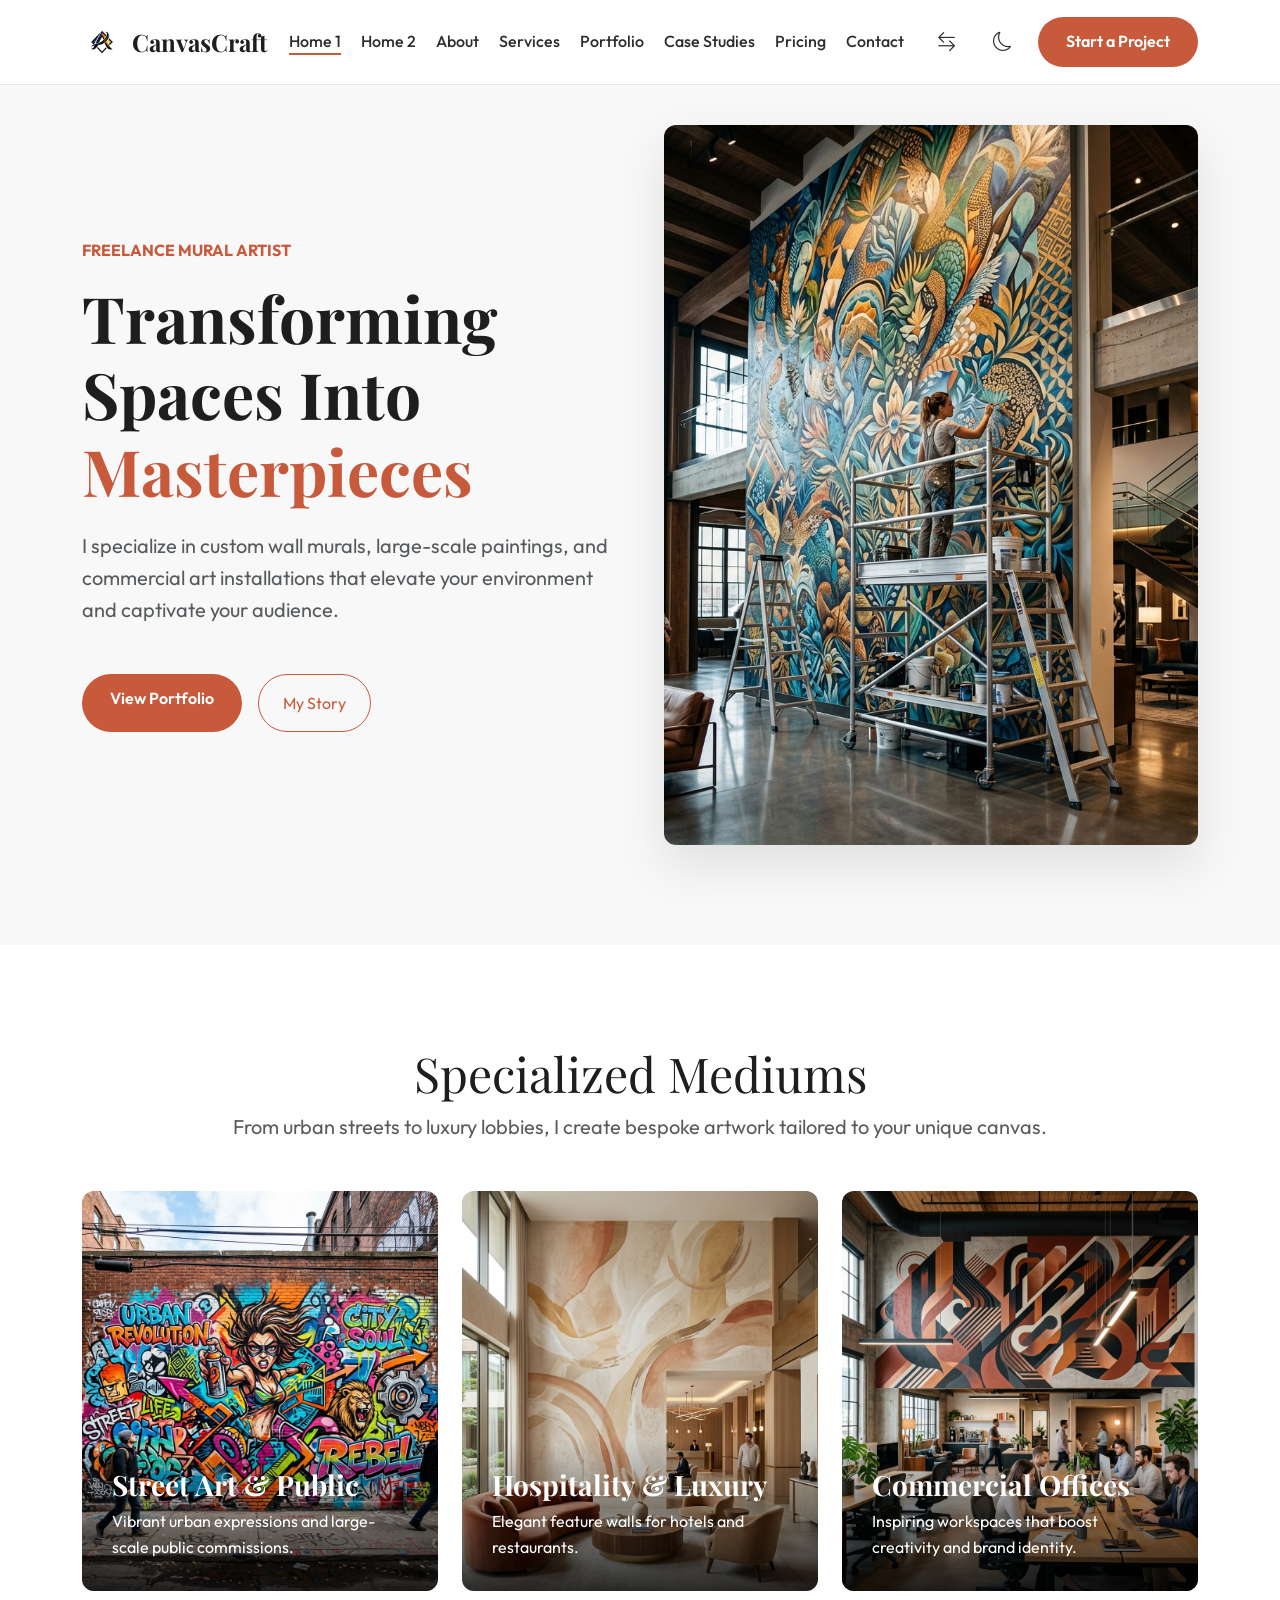
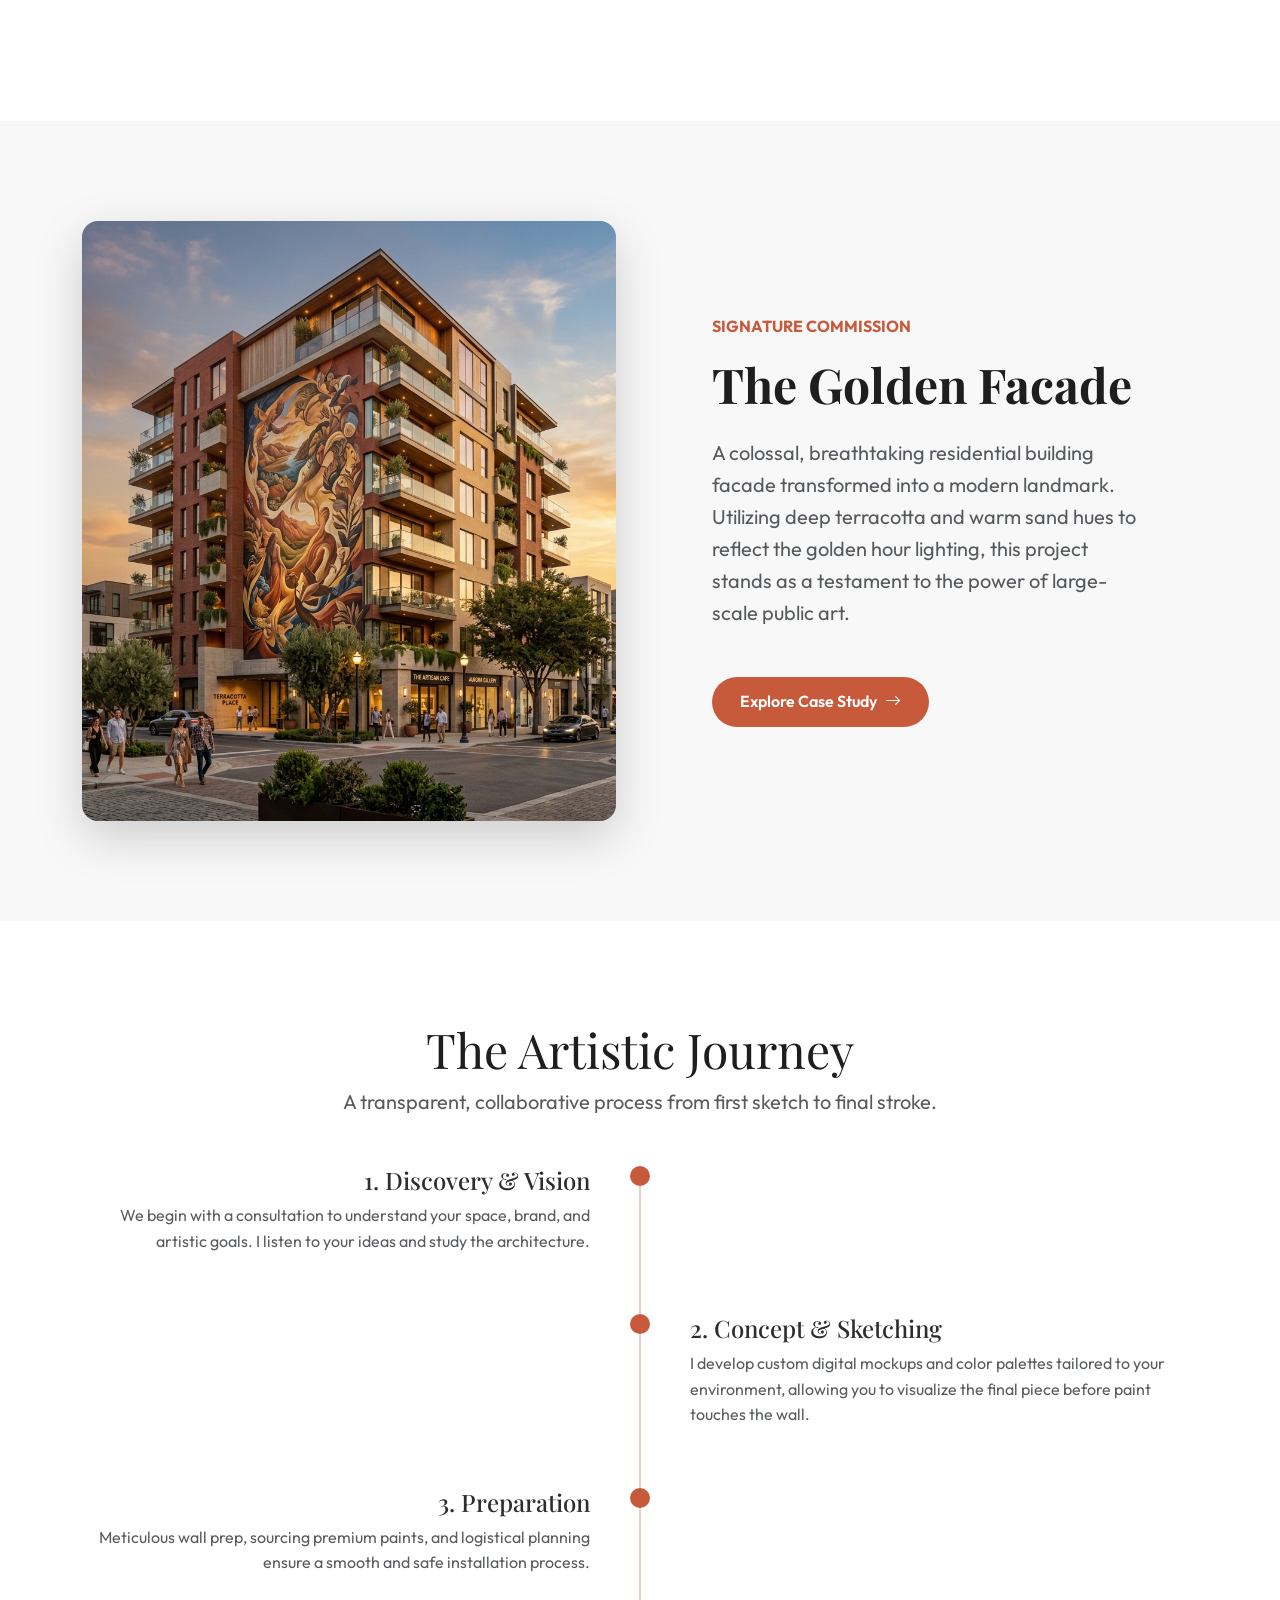
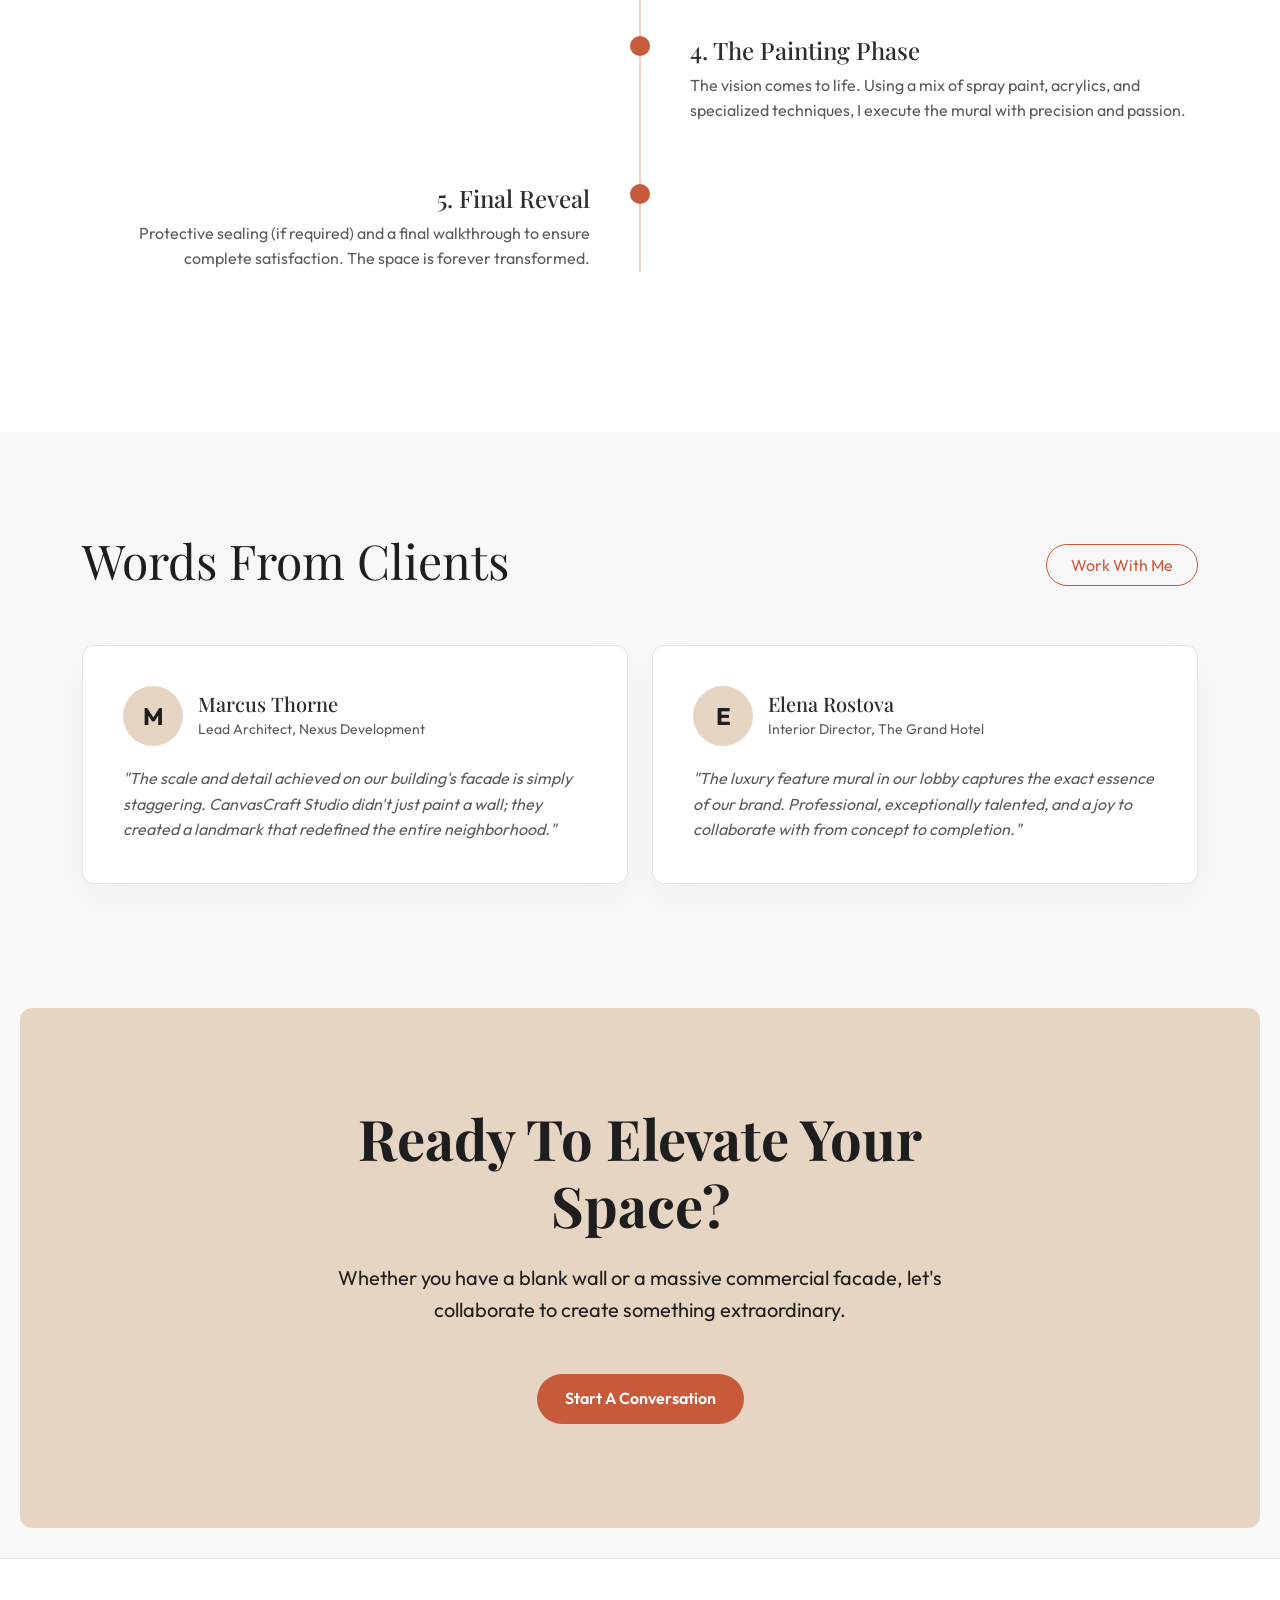
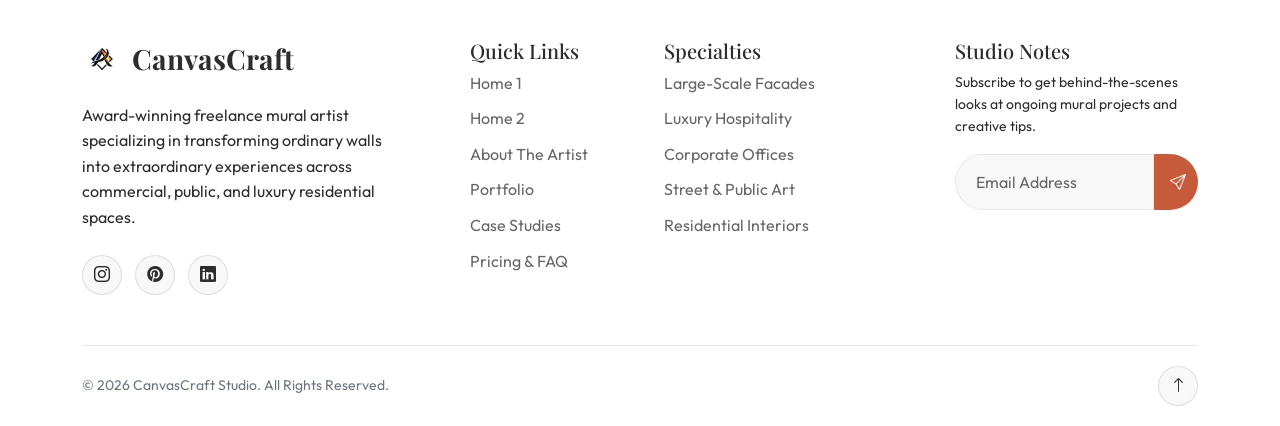
<file: index.html>
<!DOCTYPE html>
<html lang="en">
<head>
    <meta charset="UTF-8">
    <meta name="viewport" content="width=device-width, initial-scale=1.0">
    <title>CanvasCraft Studio | Freelance Mural Artist</title>
    <meta name="description" content="Premium portfolio of CanvasCraft Studio, a freelance mural artist specializing in large-scale paintings, street art, and commercial art installations.">
    
    <!-- Favicon -->
    <link rel="icon" type="image/png" sizes="16x16" href="assets/img/favicons/favicon-16x16.png">
    <link rel="icon" type="image/png" sizes="32x32" href="assets/img/favicons/favicon-32x32.png">
    <link rel="icon" type="image/png" sizes="48x48" href="assets/img/favicons/favicon-48x48.png">
    <link rel="apple-touch-icon" sizes="180x180" href="assets/img/favicons/favicon-180x180.png">
    <link rel="icon" type="image/png" sizes="192x192" href="assets/img/favicons/favicon-192x192.png">
    <link rel="icon" type="image/png" sizes="512x512" href="assets/img/favicons/favicon-512x512.png">
    
    <!-- Bootstrap CSS -->
    <link href="https://cdn.jsdelivr.net/npm/bootstrap@5.3.2/dist/css/bootstrap.min.css" rel="stylesheet">
    <!-- Bootstrap Icons -->
    <link rel="stylesheet" href="https://cdn.jsdelivr.net/npm/bootstrap-icons@1.11.1/font/bootstrap-icons.css">
    <!-- Custom CSS -->
    <link rel="stylesheet" href="assets/css/style.css">
</head>
<body>

    <!-- Header -->
    <header>
        <div class="container d-flex justify-content-between align-items-center">
            <a href="index.html" class="navbar-brand brand-logo-wrapper">
                <img src="assets/img/brand-logo.png" alt="CanvasCraft Studio Logo" class="brand-logo-img">
                <span class="fs-4 fw-bold m-0" style="color: var(--cc-secondary); font-family: var(--font-heading); line-height: 1;">CanvasCraft</span>
            </a>
            
            <nav class="d-none d-xl-flex">
                <a href="index.html" class="nav-link active">Home 1</a>
                <a href="home2.html" class="nav-link">Home 2</a>
                <a href="about.html" class="nav-link">About</a>
                <a href="services.html" class="nav-link">Services</a>
                <a href="portfolio.html" class="nav-link">Portfolio</a>
                <a href="case-studies.html" class="nav-link">Case Studies</a>
                <a href="pricing.html" class="nav-link">Pricing</a>
                <a href="contact.html" class="nav-link">Contact</a>
            </nav>

            <div class="d-flex align-items-center gap-3">
                <button class="theme-toggle d-none d-xl-flex" aria-label="Toggle RTL Mode" title="Toggle RTL"><i class="bi bi-arrow-left-right"></i></button><button class="theme-toggle theme-toggle-btn d-none d-xl-flex" aria-label="Toggle Dark Mode">
                    <i class="bi bi-moon"></i>
                </button>
                <a href="booking.html" class="btn-primary-brand d-none d-xl-inline-block">Start a Project</a>
                <button class="navbar-toggler d-xl-none btn border-0" type="button" data-bs-toggle="offcanvas" data-bs-target="#mobileMenu">
                    <i class="bi bi-list fs-2 text-primary-brand"></i>
                </button>
            </div>
        </div>
    </header>

    <!-- Mobile Menu Offcanvas -->
    <div class="offcanvas offcanvas-end bg-surface" tabindex="-1" id="mobileMenu">
        <div class="offcanvas-header border-bottom">
        <div class="brand-logo-wrapper">
            <img src="assets/img/brand-logo.png" alt="CanvasCraft Studio Logo" class="brand-logo-img">
            <span class="fs-5 fw-bold m-0" style="color: var(--cc-secondary); font-family: var(--font-heading); line-height: 1;">CanvasCraft</span>
        </div>
        <button type="button" class="btn-close" data-bs-dismiss="offcanvas" aria-label="Close"></button>
    </div>
        <div class="offcanvas-body">
            <div class="d-flex flex-column gap-3 fs-5">
                <a href="index.html" class="text-decoration-none text-primary-brand">Home 1</a>
                <a href="home2.html" class="text-decoration-none text-body">Home 2</a>
                <a href="about.html" class="text-decoration-none text-body">About</a>
                <a href="services.html" class="text-decoration-none text-body">Services</a>
                <a href="portfolio.html" class="text-decoration-none text-body">Portfolio</a>
                <a href="case-studies.html" class="text-decoration-none text-body">Case Studies</a>
                <a href="pricing.html" class="text-decoration-none text-body">Pricing</a>
                <a href="contact.html" class="text-decoration-none text-body">Contact</a>
                <div class="d-flex gap-4 justify-content-center mt-3">
                <button class="theme-toggle" aria-label="Toggle RTL Mode" title="Toggle RTL"><i class="bi bi-arrow-left-right"></i></button>
                <button class="theme-toggle theme-toggle-btn" aria-label="Toggle Dark Mode"><i class="bi bi-moon"></i></button>
            </div>
            <a href="booking.html" class="btn-primary-brand text-center mt-4">Start a Project</a>
            </div>
        </div>
    </div>

    <!-- Main Content -->
    <main>
        <!-- 1. Premium Hero (Fade Up) -->
        <section class="hero-home1 section-padding overflow-hidden">
            <div class="container">
                <div class="row align-items-center g-5">
                    <div class="col-lg-6 hero-content reveal-up">
                        <span class="text-primary-brand text-uppercase fw-bold letter-spacing-2">Freelance Mural Artist</span>
                        <h1 class="mt-3">Transforming Spaces Into <span class="text-primary-brand">Masterpieces</span></h1>
                        <p class="fs-5 text-muted mb-5">I specialize in custom wall murals, large-scale paintings, and commercial art installations that elevate your environment and captivate your audience.</p>
                        <div class="d-flex gap-3 flex-wrap">
                            <a href="portfolio.html" class="btn-primary-brand magnetic-btn">View Portfolio</a>
                            <a href="about.html" class="btn btn-outline-dark px-4 py-3 rounded-pill" style="border-color: var(--cc-primary); color: var(--cc-primary);">My Story</a>
                        </div>
                    </div>
                    <div class="col-lg-6 reveal-up" style="transition-delay: 0.2s;">
                        <div class="hero-image-wrapper">
                            <img src="assets/img/hero.png" alt="Artist painting a massive indoor mural">
                        </div>
                    </div>
                </div>
            </div>
        </section>

        <!-- 2. Featured Mural Categories (Scale & Hover Glow) -->
        <section class="section-padding bg-surface">
            <div class="container">
                <div class="text-center mb-5 reveal-up">
                    <h2 class="display-5">Specialized Mediums</h2>
                    <p class="text-muted fs-5 max-w-700 mx-auto">From urban streets to luxury lobbies, I create bespoke artwork tailored to your unique canvas.</p>
                </div>
                
                <div class="row g-4">
                    <div class="col-md-4 stagger-item">
                        <div class="category-card">
                            <img src="assets/img/cat-street.png" alt="Street Art & Public Murals">
                            <div class="category-overlay">
                                <h3>Street Art & Public</h3>
                                <p class="mb-0 text-white mt-2">Vibrant urban expressions and large-scale public commissions.</p>
                            </div>
                        </div>
                    </div>
                    <div class="col-md-4 stagger-item" style="transition-delay: 0.2s;">
                        <div class="category-card">
                            <img src="assets/img/cat-hotel.png" alt="Hospitality & Hotels">
                            <div class="category-overlay">
                                <h3>Hospitality & Luxury</h3>
                                <p class="mb-0 text-white mt-2">Elegant feature walls for hotels and restaurants.</p>
                            </div>
                        </div>
                    </div>
                    <div class="col-md-4 stagger-item" style="transition-delay: 0.4s;">
                        <div class="category-card">
                            <img src="assets/img/cat-office.png" alt="Commercial Offices">
                            <div class="category-overlay">
                                <h3>Commercial Offices</h3>
                                <p class="mb-0 text-white mt-2">Inspiring workspaces that boost creativity and brand identity.</p>
                            </div>
                        </div>
                    </div>
                </div>
            </div>
        </section>

        <!-- 3. Signature Projects (Modern Layout) -->
        <section class="signature-section section-padding">
            <div class="container">
                <div class="row align-items-center g-5">
                    <div class="col-lg-6 reveal-fade-right">
                        <div class="modern-image-wrapper position-relative rounded-4 overflow-hidden shadow-lg">
                            <img src="assets/img/signature.png" alt="Signature Building Facade Mural" class="img-fluid w-100 object-fit-cover" style="height: 600px; transition: transform 0.8s cubic-bezier(0.25, 1, 0.5, 1);">
                            <div class="image-overlay-glow"></div>
                        </div>
                    </div>
                    <div class="col-lg-6 reveal-fade-left">
                        <div class="signature-content-modern p-lg-4 p-xl-5">
                            <span class="text-primary-brand text-uppercase fw-bold letter-spacing-2 d-inline-block mb-3 stagger-item">Signature Commission</span>
                            <h2 class="display-5 fw-bold mb-4 stagger-item" style="transition-delay: 0.1s;">The Golden Facade</h2>
                            <p class="fs-5 text-muted mb-4 stagger-item" style="transition-delay: 0.2s;">A colossal, breathtaking residential building facade transformed into a modern landmark. Utilizing deep terracotta and warm sand hues to reflect the golden hour lighting, this project stands as a testament to the power of large-scale public art.</p>
                            
                            <div class="mt-5 stagger-item" style="transition-delay: 0.3s;">
                                <a href="portfolio-details.html" class="btn-primary-brand magnetic-btn d-inline-flex align-items-center gap-2">
                                    Explore Case Study <i class="bi bi-arrow-right transition-transform"></i>
                                </a>
                            </div>
                        </div>
                    </div>
                </div>
            </div>
        </section>

        <!-- 4. Creative Process Timeline (Scroll Progress & Stagger) -->
        <section class="section-padding bg-surface">
            <div class="container">
                <div class="text-center mb-5 reveal-up">
                    <h2 class="display-5">The Artistic Journey</h2>
                    <p class="text-muted fs-5">A transparent, collaborative process from first sketch to final stroke.</p>
                </div>

                <div class="process-timeline mt-5">
                    <div class="timeline-item stagger-item">
                        <div class="timeline-dot"></div>
                        <h3 class="h4">1. Discovery & Vision</h3>
                        <p class="text-muted">We begin with a consultation to understand your space, brand, and artistic goals. I listen to your ideas and study the architecture.</p>
                    </div>
                    <div class="timeline-item stagger-item" style="transition-delay: 0.2s;">
                        <div class="timeline-dot"></div>
                        <h3 class="h4">2. Concept & Sketching</h3>
                        <p class="text-muted">I develop custom digital mockups and color palettes tailored to your environment, allowing you to visualize the final piece before paint touches the wall.</p>
                    </div>
                    <div class="timeline-item stagger-item" style="transition-delay: 0.4s;">
                        <div class="timeline-dot"></div>
                        <h3 class="h4">3. Preparation</h3>
                        <p class="text-muted">Meticulous wall prep, sourcing premium paints, and logistical planning ensure a smooth and safe installation process.</p>
                    </div>
                    <div class="timeline-item stagger-item" style="transition-delay: 0.6s;">
                        <div class="timeline-dot"></div>
                        <h3 class="h4">4. The Painting Phase</h3>
                        <p class="text-muted">The vision comes to life. Using a mix of spray paint, acrylics, and specialized techniques, I execute the mural with precision and passion.</p>
                    </div>
                    <div class="timeline-item stagger-item" style="transition-delay: 0.8s;">
                        <div class="timeline-dot"></div>
                        <h3 class="h4">5. Final Reveal</h3>
                        <p class="text-muted">Protective sealing (if required) and a final walkthrough to ensure complete satisfaction. The space is forever transformed.</p>
                    </div>
                </div>
            </div>
        </section>

        <!-- 5. Client Testimonials (Card Lift) -->
        <section class="section-padding">
            <div class="container">
                <div class="row align-items-center mb-5 reveal-up">
                    <div class="col-md-8">
                        <h2 class="display-5">Words From Clients</h2>
                    </div>
                    <div class="col-md-4 text-md-end mt-3 mt-md-0">
                        <a href="contact.html" class="btn btn-outline-dark px-4 py-2 rounded-pill" style="border-color: var(--cc-primary); color: var(--cc-primary);">Work With Me</a>
                    </div>
                </div>

                <div class="row g-4">
                    <div class="col-md-6 stagger-item">
                        <div class="testimonial-card h-100">
                            <div class="client-info">
                                <div class="client-avatar">M</div>
                                <div>
                                    <h4 class="h5 mb-0">Marcus Thorne</h4>
                                    <span class="text-muted small">Lead Architect, Nexus Development</span>
                                </div>
                            </div>
                            <p class="fst-italic text-muted mb-0">"The scale and detail achieved on our building's facade is simply staggering. CanvasCraft Studio didn't just paint a wall; they created a landmark that redefined the entire neighborhood."</p>
                        </div>
                    </div>
                    <div class="col-md-6 stagger-item" style="transition-delay: 0.2s;">
                        <div class="testimonial-card h-100">
                            <div class="client-info">
                                <div class="client-avatar">E</div>
                                <div>
                                    <h4 class="h5 mb-0">Elena Rostova</h4>
                                    <span class="text-muted small">Interior Director, The Grand Hotel</span>
                                </div>
                            </div>
                            <p class="fst-italic text-muted mb-0">"The luxury feature mural in our lobby captures the exact essence of our brand. Professional, exceptionally talented, and a joy to collaborate with from concept to completion."</p>
                        </div>
                    </div>
                </div>
            </div>
        </section>

        <!-- 6. Contact CTA (Magnetic Button & Blur Reveal) -->
        <section class="cta-section py-5 mt-4 reveal-up" style="margin-bottom: 30px;">
            <div class="container py-5 cta-content">
                <div class="row justify-content-center">
                    <div class="col-lg-8">
                        <h2 class="display-4 fw-bold mb-4">Ready To Elevate Your Space?</h2>
                        <p class="fs-5 mb-5 px-md-5">Whether you have a blank wall or a massive commercial facade, let's collaborate to create something extraordinary.</p>
                        <a href="booking.html" class="btn-primary-brand btn-lg magnetic-btn">
                            Start A Conversation
                        </a>
                    </div>
                </div>
            </div>
        </section>

    </main>

    <!-- Identical Footer Across All Pages -->
    <footer>
        <div class="container">
            <div class="row g-5">
                <div class="col-lg-4 pe-lg-5">
                    <div class="brand-logo-wrapper mb-4">
                        <img src="assets/img/brand-logo.png" alt="CanvasCraft Studio Logo" class="brand-logo-img">
                        <span class="fs-3 fw-bold  m-0" style="font-family: var(--font-heading); line-height: 1;">CanvasCraft</span>
                    </div>
                    <p class="mb-4">Award-winning freelance mural artist specializing in transforming ordinary walls into extraordinary experiences across commercial, public, and luxury residential spaces.</p>
                    <div class="social-icons">
                        <a href="#"><i class="bi bi-instagram"></i></a>
                        <a href="#"><i class="bi bi-pinterest"></i></a>
                        <a href="#"><i class="bi bi-linkedin"></i></a>
                    </div>
                </div>
                <div class="col-lg-2 col-md-6">
                    <h4 class="h5">Quick Links</h4>
                    <a href="index.html" class="footer-link">Home 1</a>
                    <a href="home2.html" class="footer-link">Home 2</a>
                    <a href="about.html" class="footer-link">About The Artist</a>
                    <a href="portfolio.html" class="footer-link">Portfolio</a>
                    <a href="case-studies.html" class="footer-link">Case Studies</a>
                    <a href="pricing.html" class="footer-link">Pricing & FAQ</a>
                </div>
                <div class="col-lg-3 col-md-6">
                    <h4 class="h5">Specialties</h4>
                    <a href="services.html" class="footer-link">Large-Scale Facades</a>
                    <a href="services.html" class="footer-link">Luxury Hospitality</a>
                    <a href="services.html" class="footer-link">Corporate Offices</a>
                    <a href="services.html" class="footer-link">Street & Public Art</a>
                    <a href="services.html" class="footer-link">Residential Interiors</a>
                </div>
                <div class="col-lg-3">
                    <h4 class="h5">Studio Notes</h4>
                    <p class="small mb-3">Subscribe to get behind-the-scenes looks at ongoing mural projects and creative tips.</p>
                    <form class="d-flex">
                        <input type="email" class="form-control rounded-start-pill" placeholder="Email Address">
                        <button class="btn btn-primary-brand rounded-end-pill px-3" type="button" style="padding: 10px 15px;"><i class="bi bi-send"></i></button>
                    </form>
                </div>
            </div>
            
            <div class="footer-bottom d-flex flex-column flex-md-row justify-content-between align-items-center">
                <p class="mb-2 mb-md-0 text-secondary small">&copy; 2026 CanvasCraft Studio. All Rights Reserved.</p>
                <div class="social-icons mt-3 mt-md-0">
                    <a href="#" onclick="window.scrollTo({top:0, behavior:'smooth'}); return false;" aria-label="Back to top" style="margin-right: 0;" title="Back to top">
                        <i class="bi bi-arrow-up"></i>
                    </a>
                </div>
            </div>
        </div>
    </footer>

    <!-- Bootstrap Bundle with Popper -->
    <script src="https://cdn.jsdelivr.net/npm/bootstrap@5.3.2/dist/js/bootstrap.bundle.min.js"></script>
    <!-- Custom JS -->
    <script src="assets/js/main.js"></script>
</body>
</html>
</file>
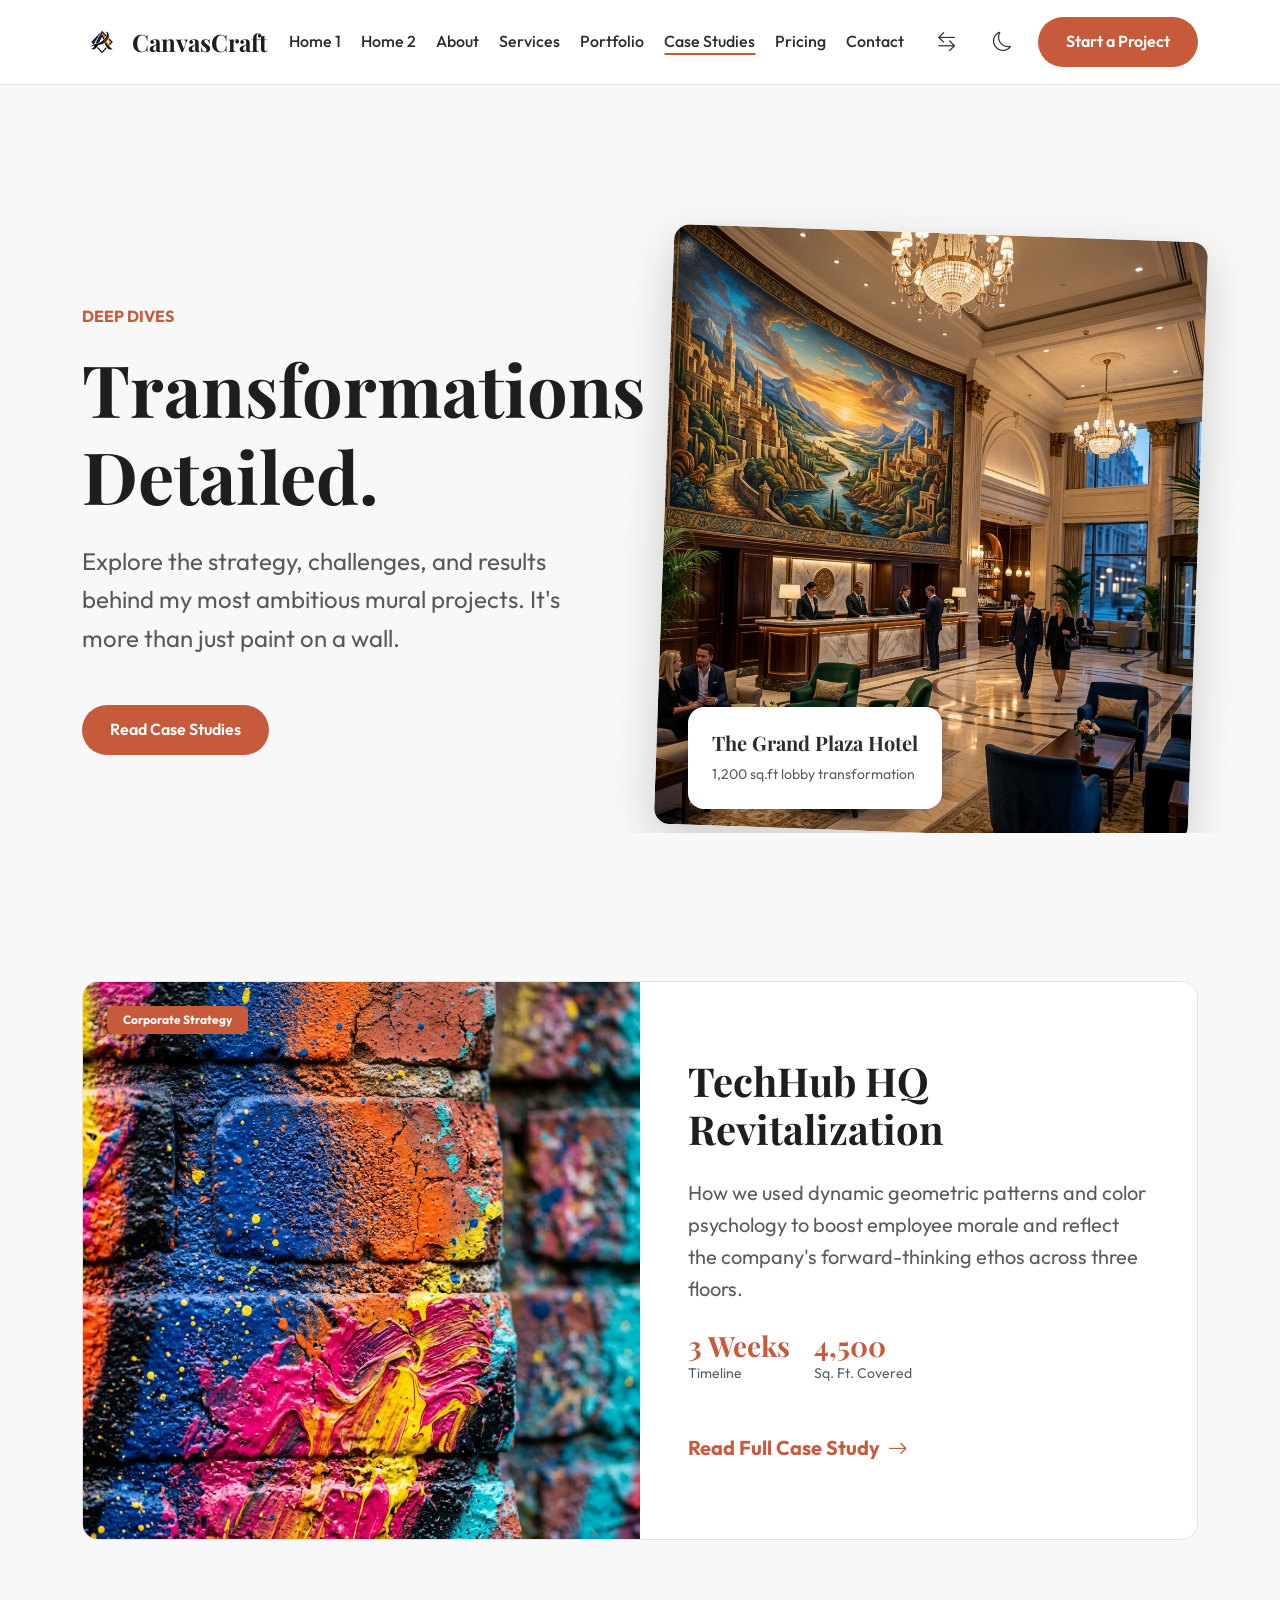
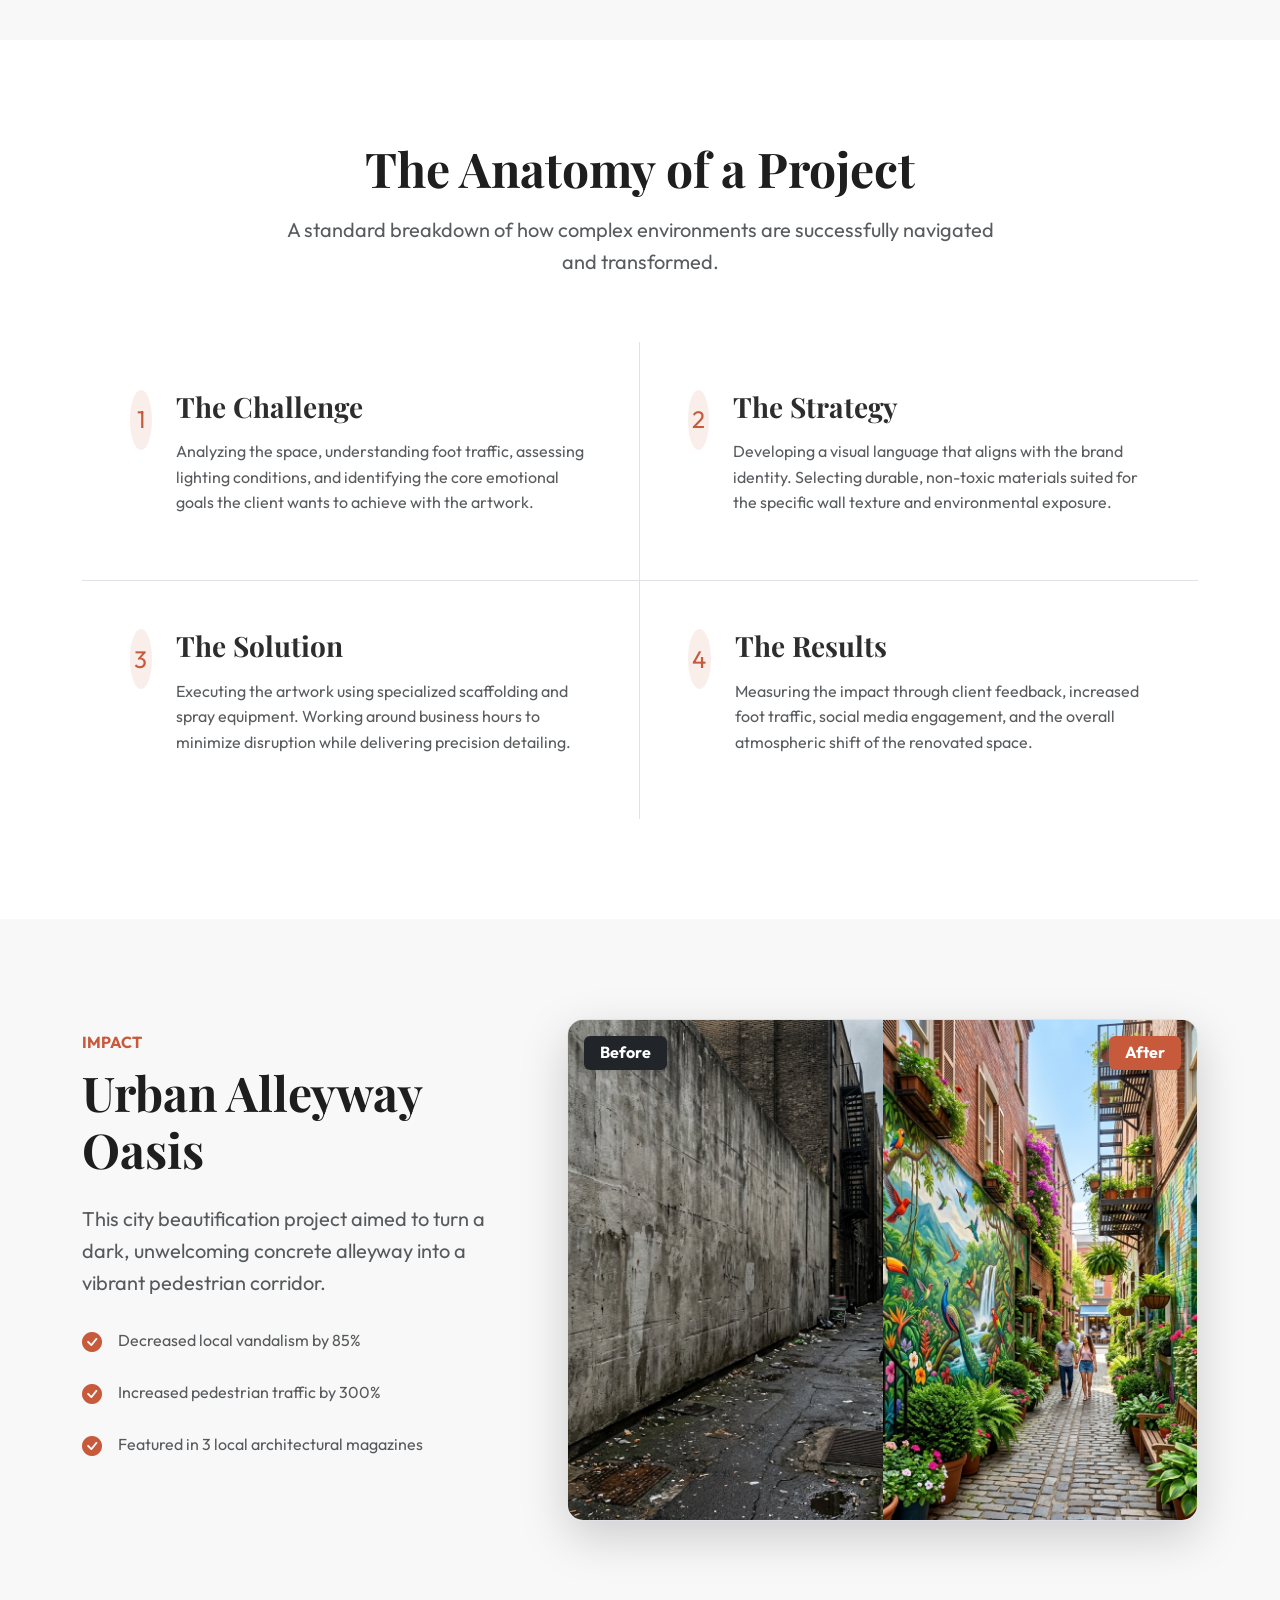
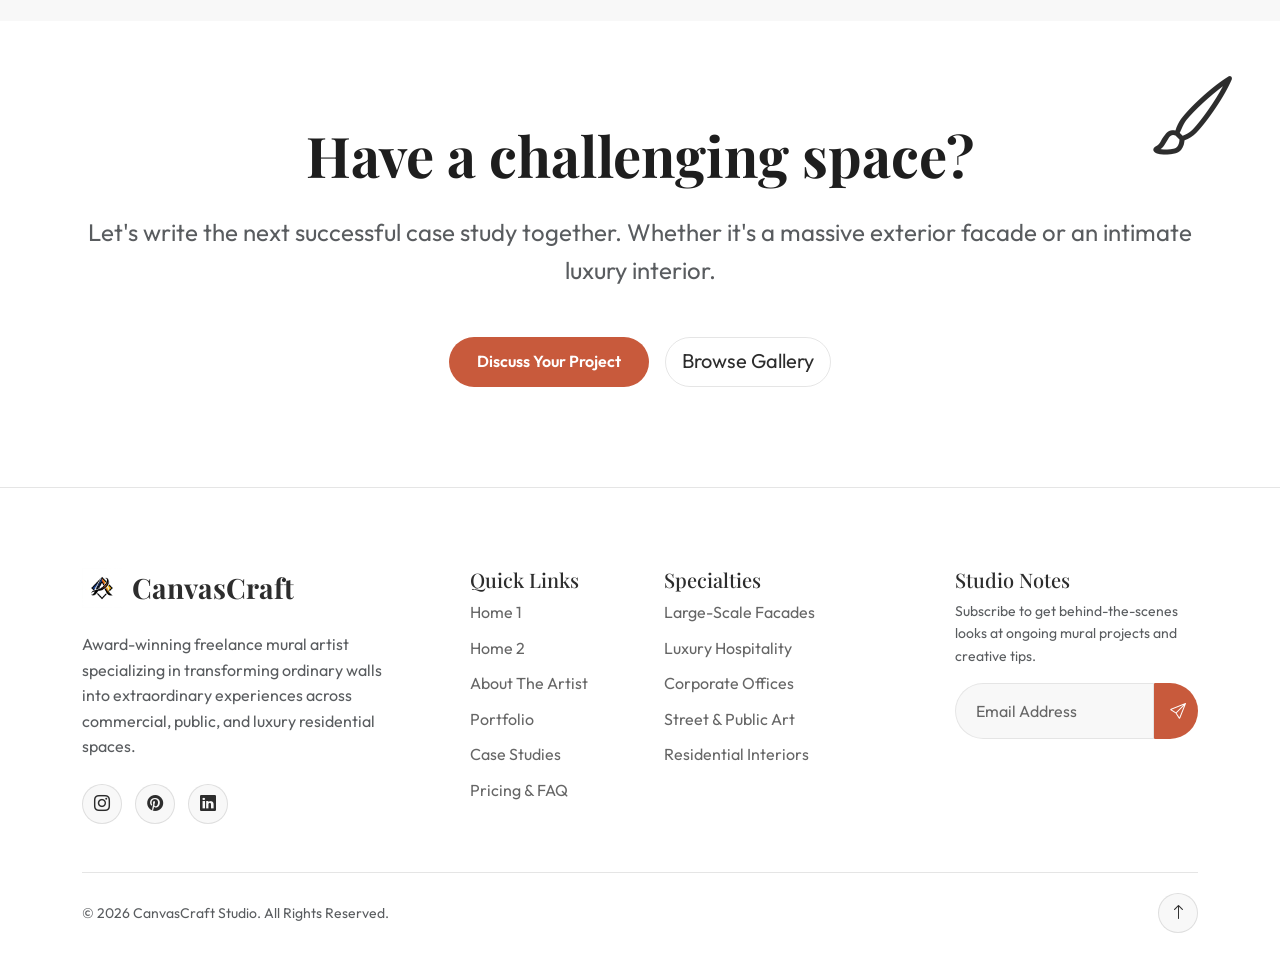
<file: case-studies.html>
<!DOCTYPE html>
<html lang="en" data-theme="light">

<head>
    <meta charset="UTF-8">
    <meta name="viewport" content="width=device-width, initial-scale=1.0">
    <meta name="description"
        content="CanvasCraft Studio - Case Studies. In-depth looks at how our large-scale murals transform spaces and solve creative challenges.">
    <title>Case Studies | CanvasCraft Studio</title>
    <!-- Bootstrap 5 CSS -->
    <link href="https://cdn.jsdelivr.net/npm/bootstrap@5.3.2/dist/css/bootstrap.min.css" rel="stylesheet">
    <!-- Bootstrap Icons -->
    <link rel="stylesheet" href="https://cdn.jsdelivr.net/npm/bootstrap-icons@1.11.1/font/bootstrap-icons.css">
    <!-- Custom CSS -->
    <link rel="stylesheet" href="assets/css/style.css">
    <!-- Favicon -->
    <link rel="icon" type="image/png" sizes="16x16" href="assets/img/favicons/favicon-16x16.png">
    <link rel="icon" type="image/png" sizes="32x32" href="assets/img/favicons/favicon-32x32.png">
    <link rel="icon" type="image/png" sizes="48x48" href="assets/img/favicons/favicon-48x48.png">
    <link rel="apple-touch-icon" sizes="180x180" href="assets/img/favicons/favicon-180x180.png">
    <link rel="icon" type="image/png" sizes="192x192" href="assets/img/favicons/favicon-192x192.png">
    <link rel="icon" type="image/png" sizes="512x512" href="assets/img/favicons/favicon-512x512.png">
</head>

<body>
    <!-- Identical Header Across All Pages -->
    <header class="fixed-top transition-smooth">
        <div class="container">
            <div class="d-flex align-items-center justify-content-between py-3">
                <div class="brand-logo-wrapper">
                    <img src="assets/img/brand-logo.png" alt="CanvasCraft Studio Logo" class="brand-logo-img">
                    <span class="fs-4 fw-bold m-0" style="color: var(--cc-secondary); font-family: var(--font-heading); line-height: 1;">CanvasCraft</span>
                </div>

                <nav class="d-none d-xl-flex">
                    <a href="index.html" class="nav-link">Home 1</a>
                    <a href="home2.html" class="nav-link">Home 2</a>
                    <a href="about.html" class="nav-link">About</a>
                    <a href="services.html" class="nav-link">Services</a>
                    <a href="portfolio.html" class="nav-link">Portfolio</a>
                    <a href="case-studies.html" class="nav-link active">Case Studies</a>
                    <a href="pricing.html" class="nav-link">Pricing</a>
                    <a href="contact.html" class="nav-link">Contact</a>
                </nav>

                <div class="d-flex align-items-center gap-3">
                    <button class="theme-toggle d-none d-xl-flex" aria-label="Toggle RTL Mode" title="Toggle RTL"><i class="bi bi-arrow-left-right"></i></button><button class="theme-toggle theme-toggle-btn d-none d-xl-flex" aria-label="Toggle Dark Mode">
                        <i class="bi bi-moon"></i>
                    </button>
                    <a href="booking.html" class="btn-primary-brand d-none d-xl-inline-block">Start a Project</a>
                    <button class="navbar-toggler d-xl-none btn border-0" type="button" data-bs-toggle="offcanvas"
                        data-bs-target="#mobileMenu">
                        <i class="bi bi-list fs-2 text-primary-brand"></i>
                    </button>
                </div>
            </div>
        </div>
    </header>

    <!-- Mobile Menu Offcanvas -->
    <div class="offcanvas offcanvas-end bg-surface" tabindex="-1" id="mobileMenu">
        <div class="offcanvas-header border-bottom">
        <div class="brand-logo-wrapper">
            <img src="assets/img/brand-logo.png" alt="CanvasCraft Studio Logo" class="brand-logo-img">
            <span class="fs-5 fw-bold m-0" style="color: var(--cc-secondary); font-family: var(--font-heading); line-height: 1;">CanvasCraft</span>
        </div>
        <button type="button" class="btn-close" data-bs-dismiss="offcanvas" aria-label="Close"></button>
    </div>
        <div class="offcanvas-body">
            <div class="d-flex flex-column gap-3 fs-5">
                <a href="index.html" class="text-decoration-none text-body">Home 1</a>
                <a href="home2.html" class="text-decoration-none text-body">Home 2</a>
                <a href="about.html" class="text-decoration-none text-body">About</a>
                <a href="services.html" class="text-decoration-none text-body">Services</a>
                <a href="portfolio.html" class="text-decoration-none text-body">Portfolio</a>
                <a href="case-studies.html" class="text-decoration-none text-primary-brand">Case Studies</a>
                <a href="pricing.html" class="text-decoration-none text-body">Pricing</a>
                <a href="contact.html" class="text-decoration-none text-body">Contact</a>
                <div class="d-flex gap-4 justify-content-center mt-3">
                <button class="theme-toggle" aria-label="Toggle RTL Mode" title="Toggle RTL"><i class="bi bi-arrow-left-right"></i></button>
                <button class="theme-toggle theme-toggle-btn" aria-label="Toggle Dark Mode"><i class="bi bi-moon"></i></button>
            </div>
            <a href="booking.html" class="btn-primary-brand text-center mt-4">Start a Project</a>
            </div>
        </div>
    </div>

    <main>
        <!-- 1. Editorial Hero Banner -->
        <section class="section-padding pb-0 bg-bg overflow-hidden position-relative">
            <div class="container pt-5">
                <div class="row align-items-center g-5">
                    <div class="col-lg-6 reveal-up">
                        <span class="text-primary-brand text-uppercase fw-bold letter-spacing-2">Deep Dives</span>
                        <h1 class="display-2 fw-bold mt-3 mb-4">Transformations Detailed.</h1>
                        <p class="fs-4 text-muted mb-5">Explore the strategy, challenges, and results behind my most ambitious mural projects. It's more than just paint on a wall.</p>
                        <a href="#featured" class="btn-primary-brand btn-lg magnetic-btn border-0">Read Case Studies</a>
                    </div>
                    <div class="col-lg-6 reveal-up" style="transition-delay: 0.2s;">
                        <div class="position-relative">
                            <img src="assets/img/case_study_hero.png" alt="Luxury Hotel Mural" class="img-fluid rounded-4 shadow-lg w-100 object-fit-cover" style="height: 600px; transform: rotate(2deg);">
                            <div class="position-absolute bottom-0 start-0 bg-surface p-4 rounded-4 shadow-sm m-4 z-1 max-w-300">
                                <h3 class="h5 m-0 fw-bold">The Grand Plaza Hotel</h3>
                                <p class="text-muted small m-0 mt-2">1,200 sq.ft lobby transformation</p>
                            </div>
                        </div>
                    </div>
                </div>
            </div>
        </section>

        <!-- 2. Featured Case Studies Cards -->
        <section id="featured" class="section-padding bg-bg mt-5">
            <div class="container">
                <div class="row g-5">
                    <div class="col-lg-12 stagger-item">
                        <div class="case-study-featured-card bg-surface rounded-4 overflow-hidden border">
                            <div class="row g-0">
                                <div class="col-md-6 position-relative">
                                    <img src="assets/img/case_study_detail.png" alt="Mural Texture" class="img-fluid w-100 h-100 object-fit-cover">
                                    <div class="position-absolute top-0 start-0 m-4">
                                        <span class="badge bg-primary-brand text-white px-3 py-2 shadow">Corporate Strategy</span>
                                    </div>
                                </div>
                                <div class="col-md-6 p-5 p-lg-5 d-flex flex-column justify-content-center">
                                    <h2 class="display-6 fw-bold mb-4">TechHub HQ Revitalization</h2>
                                    <p class="text-muted fs-5 mb-4">How we used dynamic geometric patterns and color psychology to boost employee morale and reflect the company's forward-thinking ethos across three floors.</p>
                                    <div class="d-flex gap-4 mb-5">
                                        <div>
                                            <h4 class="h3 fw-bold text-primary-brand m-0">3 Weeks</h4>
                                            <p class="text-muted small m-0">Timeline</p>
                                        </div>
                                        <div>
                                            <h4 class="h3 fw-bold text-primary-brand m-0">4,500</h4>
                                            <p class="text-muted small m-0">Sq. Ft. Covered</p>
                                        </div>
                                    </div>
                                    <a href="#" class="text-primary-brand text-decoration-none fw-bold fs-5 d-inline-flex align-items-center gap-2">Read Full Case Study <i class="bi bi-arrow-right"></i></a>
                                </div>
                            </div>
                        </div>
                    </div>
                </div>
            </div>
        </section>

        <!-- 3. Detailed Case Study Timeline -->
        <section class="section-padding bg-surface">
            <div class="container">
                <div class="row justify-content-center mb-5 reveal-up">
                    <div class="col-lg-8 text-center">
                        <h2 class="display-5 fw-bold mb-3">The Anatomy of a Project</h2>
                        <p class="text-muted fs-5">A standard breakdown of how complex environments are successfully navigated and transformed.</p>
                    </div>
                </div>
                
                <div class="row g-0 align-items-center">
                    <div class="col-lg-6 p-4 p-lg-5 stagger-item border-end border-bottom">
                        <div class="d-flex align-items-start gap-4">
                            <div class="bg-primary-brand-light text-primary-brand rounded-circle d-flex align-items-center justify-content-center shrink-0" style="width: 60px; height: 60px; font-size: 1.5rem;">
                                1
                            </div>
                            <div>
                                <h3 class="h3 fw-bold mb-3">The Challenge</h3>
                                <p class="text-muted">Analyzing the space, understanding foot traffic, assessing lighting conditions, and identifying the core emotional goals the client wants to achieve with the artwork.</p>
                            </div>
                        </div>
                    </div>
                    <div class="col-lg-6 p-4 p-lg-5 stagger-item border-bottom">
                        <div class="d-flex align-items-start gap-4">
                            <div class="bg-primary-brand-light text-primary-brand rounded-circle d-flex align-items-center justify-content-center shrink-0" style="width: 60px; height: 60px; font-size: 1.5rem;">
                                2
                            </div>
                            <div>
                                <h3 class="h3 fw-bold mb-3">The Strategy</h3>
                                <p class="text-muted">Developing a visual language that aligns with the brand identity. Selecting durable, non-toxic materials suited for the specific wall texture and environmental exposure.</p>
                            </div>
                        </div>
                    </div>
                    <div class="col-lg-6 p-4 p-lg-5 stagger-item border-end">
                        <div class="d-flex align-items-start gap-4">
                            <div class="bg-primary-brand-light text-primary-brand rounded-circle d-flex align-items-center justify-content-center shrink-0" style="width: 60px; height: 60px; font-size: 1.5rem;">
                                3
                            </div>
                            <div>
                                <h3 class="h3 fw-bold mb-3">The Solution</h3>
                                <p class="text-muted">Executing the artwork using specialized scaffolding and spray equipment. Working around business hours to minimize disruption while delivering precision detailing.</p>
                            </div>
                        </div>
                    </div>
                    <div class="col-lg-6 p-4 p-lg-5 stagger-item">
                        <div class="d-flex align-items-start gap-4">
                            <div class="bg-primary-brand-light text-primary-brand rounded-circle d-flex align-items-center justify-content-center shrink-0" style="width: 60px; height: 60px; font-size: 1.5rem;">
                                4
                            </div>
                            <div>
                                <h3 class="h3 fw-bold mb-3">The Results</h3>
                                <p class="text-muted">Measuring the impact through client feedback, increased foot traffic, social media engagement, and the overall atmospheric shift of the renovated space.</p>
                            </div>
                        </div>
                    </div>
                </div>
            </div>
        </section>

        <!-- 4. Before & After Comparison -->
        <section class="section-padding bg-bg overflow-hidden">
            <div class="container">
                <div class="row align-items-center g-5">
                    <div class="col-lg-5 reveal-up">
                        <span class="text-primary-brand text-uppercase fw-bold letter-spacing-2">Impact</span>
                        <h2 class="display-5 fw-bold mt-2 mb-4">Urban Alleyway Oasis</h2>
                        <p class="text-muted fs-5 mb-4">This city beautification project aimed to turn a dark, unwelcoming concrete alleyway into a vibrant pedestrian corridor.</p>
                        <ul class="list-unstyled mb-5">
                            <li class="d-flex align-items-center gap-3 mb-3 text-muted">
                                <i class="bi bi-check-circle-fill text-primary-brand fs-5"></i>
                                Decreased local vandalism by 85%
                            </li>
                            <li class="d-flex align-items-center gap-3 mb-3 text-muted">
                                <i class="bi bi-check-circle-fill text-primary-brand fs-5"></i>
                                Increased pedestrian traffic by 300%
                            </li>
                            <li class="d-flex align-items-center gap-3 text-muted">
                                <i class="bi bi-check-circle-fill text-primary-brand fs-5"></i>
                                Featured in 3 local architectural magazines
                            </li>
                        </ul>
                    </div>
                    <div class="col-lg-7 reveal-up">
                        <div class="before-after-container position-relative rounded-4 overflow-hidden shadow-lg border">
                            <div class="row g-0">
                                <div class="col-6 position-relative">
                                    <img src="assets/img/case_study_before.png" alt="Before Mural" class="img-fluid w-100 object-fit-cover" style="height: 500px;">
                                    <div class="position-absolute top-0 start-0 bg-dark text-white px-3 py-1 m-3 rounded shadow-sm fw-bold">Before</div>
                                </div>
                                <div class="col-6 position-relative">
                                    <img src="assets/img/case_study_after.png" alt="After Mural" class="img-fluid w-100 object-fit-cover" style="height: 500px;">
                                    <div class="position-absolute top-0 end-0 bg-primary-brand text-white px-3 py-1 m-3 rounded shadow-sm fw-bold">After</div>
                                </div>
                            </div>
                        </div>
                    </div>
                </div>
            </div>
        </section>

        <!-- 5. Final CTA -->
        <section class="section-padding bg-surface position-relative overflow-hidden">
            <!-- Decorative Elements -->
            <div class="position-absolute top-0 end-0 p-5 opacity-10 pointer-events-none">
                <i class="bi bi-brush display-1"></i>
            </div>
            
            <div class="container text-center reveal-up position-relative z-1">
                <h2 class="display-4 fw-bold mb-4">Have a challenging space?</h2>
                <p class="fs-4 text-muted max-w-700 mx-auto mb-5">Let's write the next successful case study together. Whether it's a massive exterior facade or an intimate luxury interior.</p>
                <div class="d-flex justify-content-center gap-3 flex-wrap">
                    <a href="booking.html" class="btn-primary-brand btn-lg magnetic-btn">Discuss Your Project</a>
                    <a href="portfolio.html" class="btn btn-outline-dark btn-lg rounded-pill" style="border-color: var(--cc-border); color: var(--cc-text);">Browse Gallery</a>
                </div>
            </div>
        </section>
    </main>

    <!-- Identical Footer Across All Pages -->
    <footer>
        <div class="container">
            <div class="row g-5">
                <div class="col-lg-4 pe-lg-5">
                    <div class="brand-logo-wrapper mb-4">
                        <img src="assets/img/brand-logo.png" alt="CanvasCraft Studio Logo" class="brand-logo-img">
                        <span class="fs-3 fw-bold  m-0"
                            style="font-family: var(--font-heading); line-height: 1;">CanvasCraft</span>
                    </div>
                    <p class="mb-4 text-muted">Award-winning freelance mural artist specializing in transforming ordinary walls
                        into extraordinary experiences across commercial, public, and luxury residential spaces.</p>
                    <div class="social-icons">
                        <a href="#"><i class="bi bi-instagram"></i></a>
                        <a href="#"><i class="bi bi-pinterest"></i></a>
                        <a href="#"><i class="bi bi-linkedin"></i></a>
                    </div>
                </div>
                <div class="col-lg-2 col-md-6">
                    <h4 class="h5">Quick Links</h4>
                    <a href="index.html" class="footer-link">Home 1</a>
                    <a href="home2.html" class="footer-link">Home 2</a>
                    <a href="about.html" class="footer-link">About The Artist</a>
                    <a href="portfolio.html" class="footer-link">Portfolio</a>
                    <a href="case-studies.html" class="footer-link text-primary-brand">Case Studies</a>
                    <a href="pricing.html" class="footer-link">Pricing & FAQ</a>
                </div>
                <div class="col-lg-3 col-md-6">
                    <h4 class="h5">Specialties</h4>
                    <a href="services.html" class="footer-link">Large-Scale Facades</a>
                    <a href="services.html" class="footer-link">Luxury Hospitality</a>
                    <a href="services.html" class="footer-link">Corporate Offices</a>
                    <a href="services.html" class="footer-link">Street & Public Art</a>
                    <a href="services.html" class="footer-link">Residential Interiors</a>
                </div>
                <div class="col-lg-3">
                    <h4 class="h5">Studio Notes</h4>
                    <p class="small mb-3 text-muted">Subscribe to get behind-the-scenes looks at ongoing mural projects and
                        creative tips.</p>
                    <form class="d-flex">
                        <input type="email" class="form-control rounded-start-pill" placeholder="Email Address">
                        <button class="btn btn-primary-brand rounded-end-pill px-3" type="button"
                            style="padding: 10px 15px;"><i class="bi bi-send"></i></button>
                    </form>
                </div>
            </div>

            <div class="footer-bottom d-flex flex-column flex-md-row justify-content-between align-items-center mt-5 pb-4">
                <p class="mb-2 mb-md-0 text-muted small">&copy; 2026 CanvasCraft Studio. All Rights Reserved.</p>
                <div class="social-icons mt-3 mt-md-0">
                    <a href="#" onclick="window.scrollTo({top:0, behavior:'smooth'}); return false;"
                        aria-label="Back to top" style="margin-right: 0;" title="Back to top">
                        <i class="bi bi-arrow-up"></i>
                    </a>
                </div>
            </div>
        </div>
    </footer>

    <!-- Bootstrap Bundle with Popper -->
    <script src="https://cdn.jsdelivr.net/npm/bootstrap@5.3.2/dist/js/bootstrap.bundle.min.js"></script>
    <!-- Custom JS -->
    <script src="assets/js/main.js"></script>
</body>

</html>
</file>
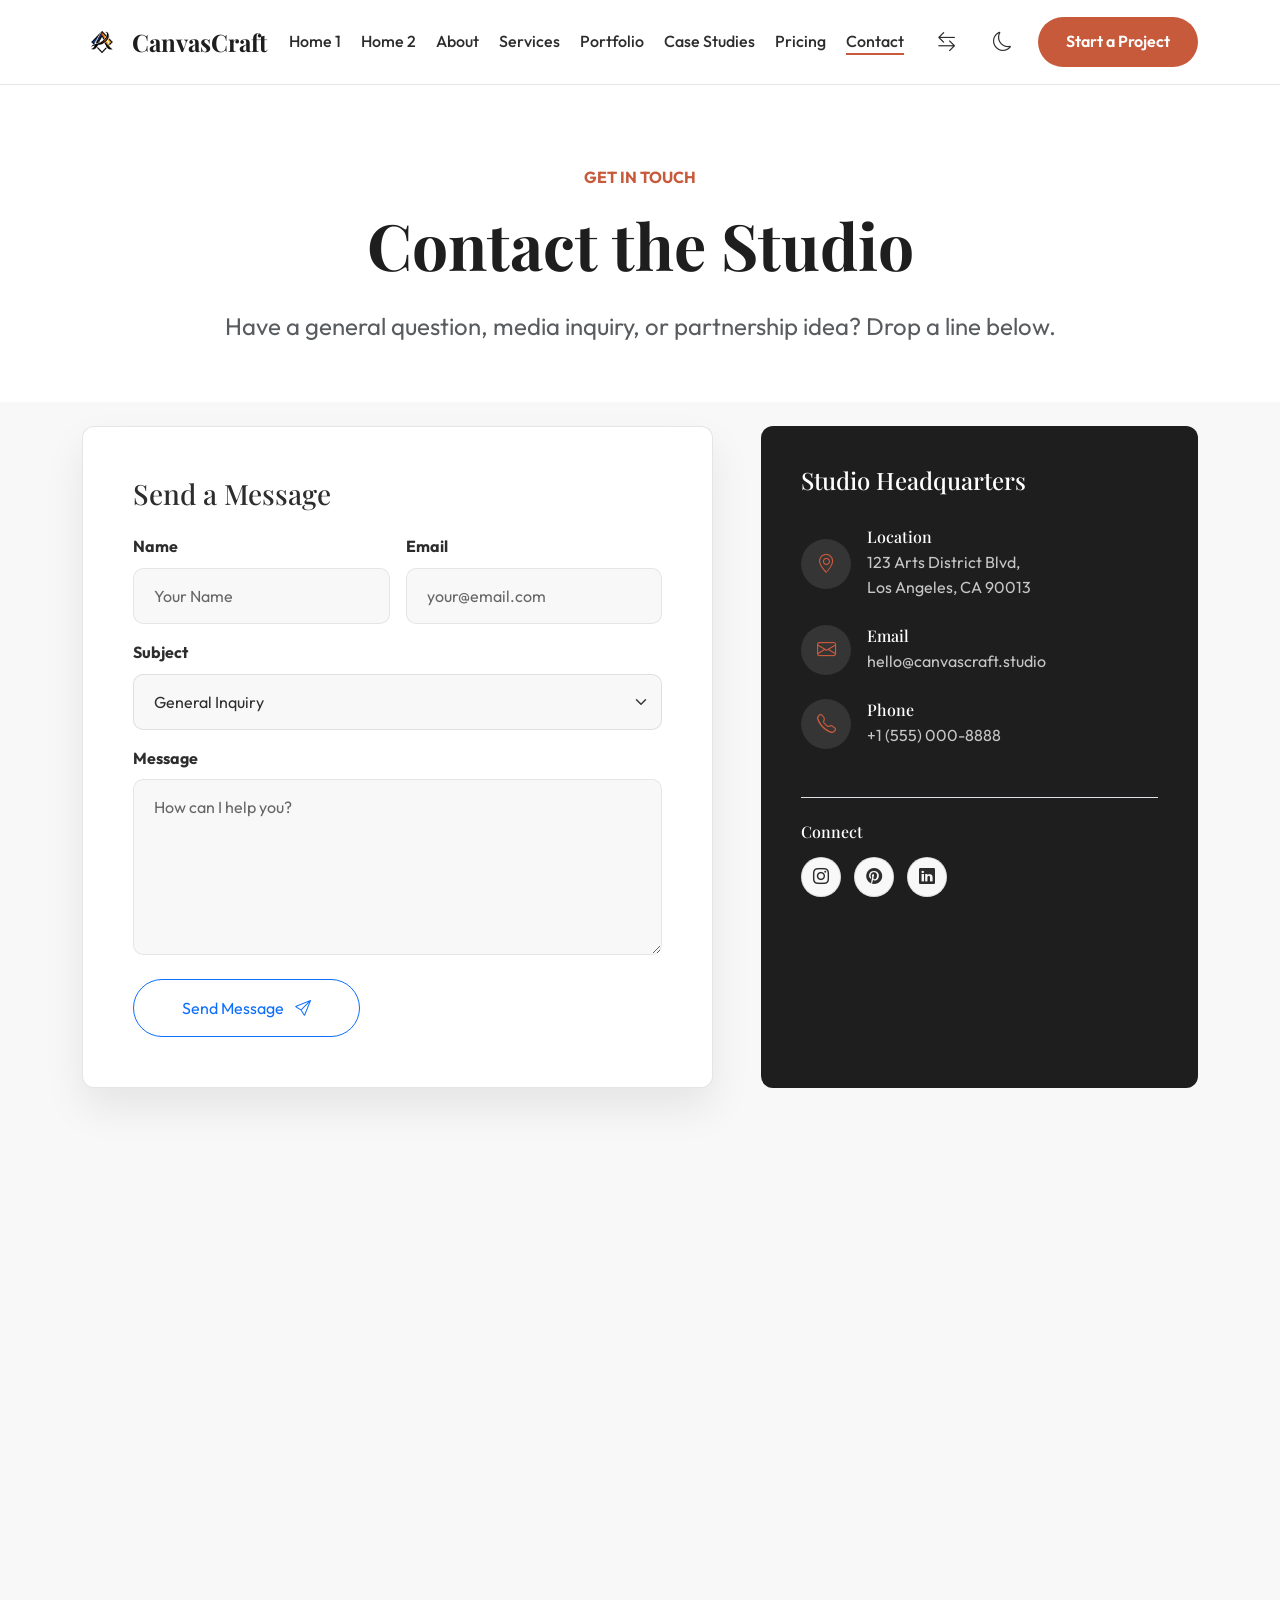
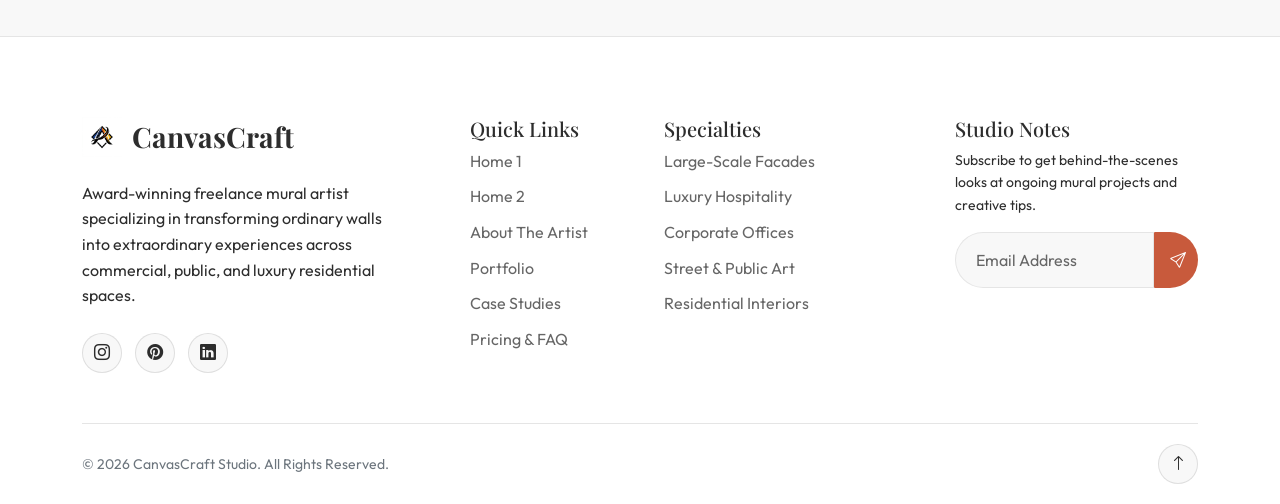
<file: contact.html>
<!DOCTYPE html>
<html lang="en">
<head>
    <meta charset="UTF-8">
    <meta name="viewport" content="width=device-width, initial-scale=1.0">
    <title>Contact | CanvasCraft Studio</title>
    
    <!-- Favicon -->
    <link rel="icon" type="image/png" sizes="16x16" href="assets/img/favicons/favicon-16x16.png">
    <link rel="icon" type="image/png" sizes="32x32" href="assets/img/favicons/favicon-32x32.png">
    <link rel="icon" type="image/png" sizes="48x48" href="assets/img/favicons/favicon-48x48.png">
    <link rel="apple-touch-icon" sizes="180x180" href="assets/img/favicons/favicon-180x180.png">
    <link rel="icon" type="image/png" sizes="192x192" href="assets/img/favicons/favicon-192x192.png">
    <link rel="icon" type="image/png" sizes="512x512" href="assets/img/favicons/favicon-512x512.png">
    
    <!-- Bootstrap CSS -->
    <link href="https://cdn.jsdelivr.net/npm/bootstrap@5.3.2/dist/css/bootstrap.min.css" rel="stylesheet">
    <!-- Bootstrap Icons -->
    <link rel="stylesheet" href="https://cdn.jsdelivr.net/npm/bootstrap-icons@1.11.1/font/bootstrap-icons.css">
    <!-- Custom CSS -->
    <link rel="stylesheet" href="assets/css/style.css">
</head>
<body>

    <!-- Header -->
    <header>
        <div class="container d-flex justify-content-between align-items-center">
            <a href="index.html" class="navbar-brand brand-logo-wrapper">
                <img src="assets/img/brand-logo.png" alt="CanvasCraft Studio Logo" class="brand-logo-img">
                <span class="fs-4 fw-bold m-0" style="color: var(--cc-secondary); font-family: var(--font-heading); line-height: 1;">CanvasCraft</span>
            </a>
            
            <nav class="d-none d-xl-flex">
                <a href="index.html" class="nav-link">Home 1</a>
                <a href="home2.html" class="nav-link">Home 2</a>
                <a href="about.html" class="nav-link">About</a>
                <a href="services.html" class="nav-link">Services</a>
                <a href="portfolio.html" class="nav-link">Portfolio</a>
                <a href="case-studies.html" class="nav-link">Case Studies</a>
                <a href="pricing.html" class="nav-link">Pricing</a>
                <a href="contact.html" class="nav-link active">Contact</a>
            </nav>

            <div class="d-flex align-items-center gap-3">
                <button class="theme-toggle d-none d-xl-flex" aria-label="Toggle RTL Mode" title="Toggle RTL"><i class="bi bi-arrow-left-right"></i></button><button class="theme-toggle theme-toggle-btn d-none d-xl-flex" aria-label="Toggle Dark Mode">
                    <i class="bi bi-moon"></i>
                </button>
                <a href="booking.html" class="btn-primary-brand d-none d-xl-inline-block">Start a Project</a>
                <button class="navbar-toggler d-xl-none btn border-0" type="button" data-bs-toggle="offcanvas" data-bs-target="#mobileMenu">
                    <i class="bi bi-list fs-2 text-primary-brand"></i>
                </button>
            </div>
        </div>
    </header>

    <!-- Mobile Menu Offcanvas -->
    <div class="offcanvas offcanvas-end bg-surface" tabindex="-1" id="mobileMenu">
        <div class="offcanvas-header border-bottom">
            <div class="brand-logo-wrapper">
            <img src="assets/img/brand-logo.png" alt="CanvasCraft Studio Logo" class="brand-logo-img">
                <span class="fs-5 fw-bold m-0" style="color: var(--cc-secondary); font-family: var(--font-heading); line-height: 1;">CanvasCraft</span>
            </div>
            <button type="button" class="btn-close" data-bs-dismiss="offcanvas" aria-label="Close"></button>
        </div>
        <div class="offcanvas-body">
            <div class="d-flex flex-column gap-3 fs-5">
                <a href="index.html" class="text-decoration-none text-body">Home 1</a>
                <a href="home2.html" class="text-decoration-none text-body">Home 2</a>
                <a href="about.html" class="text-decoration-none text-body">About</a>
                <a href="services.html" class="text-decoration-none text-body">Services</a>
                <a href="portfolio.html" class="text-decoration-none text-body">Portfolio</a>
                <a href="case-studies.html" class="text-decoration-none text-body">Case Studies</a>
                <a href="pricing.html" class="text-decoration-none text-body">Pricing</a>
                <a href="contact.html" class="text-decoration-none text-primary-brand">Contact</a>
                <div class="d-flex gap-4 justify-content-center mt-3">
                <button class="theme-toggle" aria-label="Toggle RTL Mode" title="Toggle RTL"><i class="bi bi-arrow-left-right"></i></button>
                <button class="theme-toggle theme-toggle-btn" aria-label="Toggle Dark Mode"><i class="bi bi-moon"></i></button>
            </div>
            <a href="booking.html" class="btn-primary-brand text-center mt-4">Start a Project</a>
            </div>
        </div>
    </div>

    <main>
        <!-- 1. Hero -->
        <section class="form-hero text-center reveal-up">
            <div class="container">
                <span class="text-primary-brand fw-bold text-uppercase letter-spacing-2">Get in Touch</span>
                <h1 class="display-3 fw-bold mt-3 mb-4">Contact the Studio</h1>
                <p class="fs-4 max-w-700 mx-auto text-muted">Have a general question, media inquiry, or partnership idea? Drop a line below.</p>
            </div>
        </section>

        <!-- 2. Map & General Form -->
        <section class="section-padding pt-4">
            <div class="container">
                <div class="row g-5">
                    
                    <!-- 3. Contact Form -->
                    <div class="col-lg-7 stagger-item">
                        <div class="custom-form-wrap">
                            <h2 class="h3 mb-4">Send a Message</h2>
                            <form>
                                <div class="row g-3">
                                    <div class="col-md-6">
                                        <label class="form-label fw-bold">Name</label>
                                        <input type="text" class="form-control" placeholder="Your Name" required>
                                    </div>
                                    <div class="col-md-6">
                                        <label class="form-label fw-bold">Email</label>
                                        <input type="email" class="form-control" placeholder="your@email.com" required>
                                    </div>
                                    <div class="col-12">
                                        <label class="form-label fw-bold">Subject</label>
                                        <select class="form-select">
                                            <option selected>General Inquiry</option>
                                            <option value="1">Media / Press</option>
                                            <option value="2">Collaboration</option>
                                            <option value="3">Other</option>
                                        </select>
                                    </div>
                                    <div class="col-12">
                                        <label class="form-label fw-bold">Message</label>
                                        <textarea class="form-control" rows="6" placeholder="How can I help you?" required></textarea>
                                    </div>
                                    <div class="col-12 mt-4">
                                        <button type="button" class="btn btn-outline-primary rounded-pill px-5 py-3 magnetic-btn">Send Message <i class="bi bi-send ms-2"></i></button>
                                    </div>
                                </div>
                            </form>
                        </div>
                    </div>
                    
                    <!-- 2. Contact Details & Map -->
                    <div class="col-lg-5 stagger-item" style="transition-delay: 0.2s;">
                        <div class="contact-info-card d-flex flex-column gap-4">
                            <h3 class="h4 mb-2">Studio Headquarters</h3>
                            
                            <div class="d-flex align-items-center gap-3">
                                <div class="contact-icon-wrap">
                                    <i class="bi bi-geo-alt"></i>
                                </div>
                                <div>
                                    <h4 class="h6 mb-1">Location</h4>
                                    <p class="mb-0 opacity-75">123 Arts District Blvd,<br>Los Angeles, CA 90013</p>
                                </div>
                            </div>
                            
                            <div class="d-flex align-items-center gap-3">
                                <div class="contact-icon-wrap">
                                    <i class="bi bi-envelope"></i>
                                </div>
                                <div>
                                    <h4 class="h6 mb-1">Email</h4>
                                    <p class="mb-0 opacity-75">hello@canvascraft.studio</p>
                                </div>
                            </div>
                            
                            <div class="d-flex align-items-center gap-3">
                                <div class="contact-icon-wrap">
                                    <i class="bi bi-telephone"></i>
                                </div>
                                <div>
                                    <h4 class="h6 mb-1">Phone</h4>
                                    <p class="mb-0 opacity-75">+1 (555) 000-8888</p>
                                </div>
                            </div>
                            
                            <div class="mt-4 pt-4 border-top border-opacity-10">
                                <h4 class="h6 mb-3">Connect</h4>
                                <div class="social-icons">
                                    <a href="#"><i class="bi bi-instagram"></i></a>
                                    <a href="#"><i class="bi bi-pinterest"></i></a>
                                    <a href="#"><i class="bi bi-linkedin"></i></a>
                                </div>
                            </div>

                        </div>
                    </div>
                </div>
            </div>
        </section>

    </main>

    <!-- Full Width Map -->
    <section class="contact-map">
        <iframe src="https://www.google.com/maps/embed?pb=!1m18!1m12!1m3!1d3305.773347710373!2d-118.23938598478496!3d34.049684580607214!2m3!1f0!2f0!3f0!3m2!1i1024!2i768!4f13.1!3m3!1m2!1s0x80c2c62c2f741d47%3A0xc6c764e43fc0b200!2sArts%20District%2C%20Los%20Angeles%2C%20CA!5e0!3m2!1sen!2sus!4v1680194000000!5m2!1sen!2sus" width="100%" height="450" style="border:0; margin-bottom: -10px;" allowfullscreen="" loading="lazy" referrerpolicy="no-referrer-when-downgrade"></iframe>
    </section>

    <!-- Footer -->
    <footer>
        <div class="container">
            <div class="row g-5">
                <div class="col-lg-4 pe-lg-5">
                    <div class="brand-logo-wrapper mb-4">
                        <img src="assets/img/brand-logo.png" alt="CanvasCraft Studio Logo" class="brand-logo-img">
                        <span class="fs-3 fw-bold  m-0" style="font-family: var(--font-heading); line-height: 1;">CanvasCraft</span>
                    </div>
                    <p class="mb-4">Award-winning freelance mural artist specializing in transforming ordinary walls into extraordinary experiences across commercial, public, and luxury residential spaces.</p>
                    <div class="social-icons">
                        <a href="#"><i class="bi bi-instagram"></i></a>
                        <a href="#"><i class="bi bi-pinterest"></i></a>
                        <a href="#"><i class="bi bi-linkedin"></i></a>
                    </div>
                </div>
                <div class="col-lg-2 col-md-6">
                    <h4 class="h5">Quick Links</h4>
                    <a href="index.html" class="footer-link">Home 1</a>
                    <a href="home2.html" class="footer-link">Home 2</a>
                    <a href="about.html" class="footer-link">About The Artist</a>
                    <a href="portfolio.html" class="footer-link">Portfolio</a>
                    <a href="case-studies.html" class="footer-link">Case Studies</a>
                    <a href="pricing.html" class="footer-link">Pricing & FAQ</a>
                </div>
                <div class="col-lg-3 col-md-6">
                    <h4 class="h5">Specialties</h4>
                    <a href="services.html" class="footer-link">Large-Scale Facades</a>
                    <a href="services.html" class="footer-link">Luxury Hospitality</a>
                    <a href="services.html" class="footer-link">Corporate Offices</a>
                    <a href="services.html" class="footer-link">Street & Public Art</a>
                    <a href="services.html" class="footer-link">Residential Interiors</a>
                </div>
                <div class="col-lg-3">
                    <h4 class="h5">Studio Notes</h4>
                    <p class="small mb-3">Subscribe to get behind-the-scenes looks at ongoing mural projects and creative tips.</p>
                    <form class="d-flex">
                        <input type="email" class="form-control rounded-start-pill" placeholder="Email Address">
                        <button class="btn btn-primary-brand rounded-end-pill px-3" type="button" style="padding: 10px 15px;"><i class="bi bi-send"></i></button>
                    </form>
                </div>
            </div>
            
            <div class="footer-bottom d-flex flex-column flex-md-row justify-content-between align-items-center">
                <p class="mb-2 mb-md-0 text-secondary small">&copy; 2026 CanvasCraft Studio. All Rights Reserved.</p>
                <div class="social-icons mt-3 mt-md-0">
                    <a href="#" onclick="window.scrollTo({top:0, behavior:'smooth'}); return false;" aria-label="Back to top" style="margin-right: 0;" title="Back to top">
                        <i class="bi bi-arrow-up"></i>
                    </a>
                </div>
            </div>
        </div>
    </footer>

    <!-- Bootstrap JS -->
    <script src="https://cdn.jsdelivr.net/npm/bootstrap@5.3.2/dist/js/bootstrap.bundle.min.js"></script>
    <!-- Custom JS -->
    <script src="assets/js/main.js"></script>
</body>
</html>
</file>
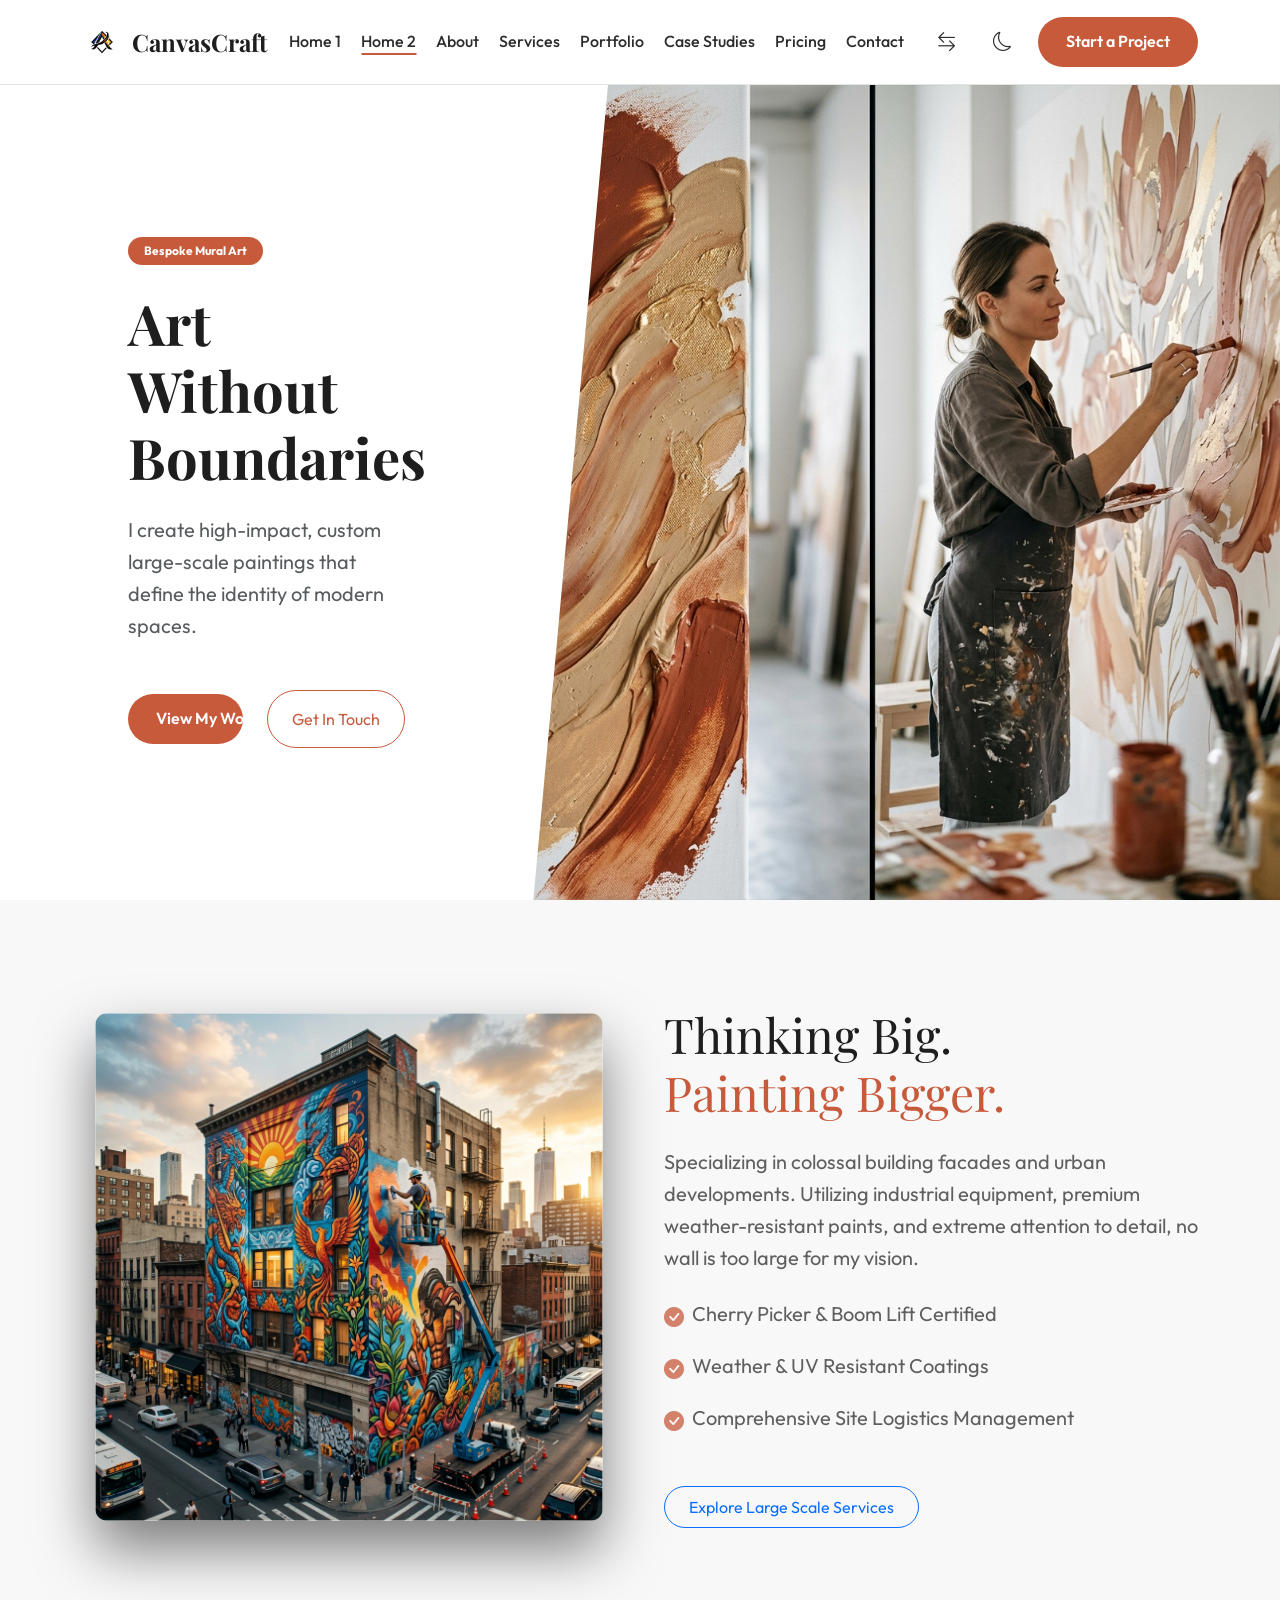
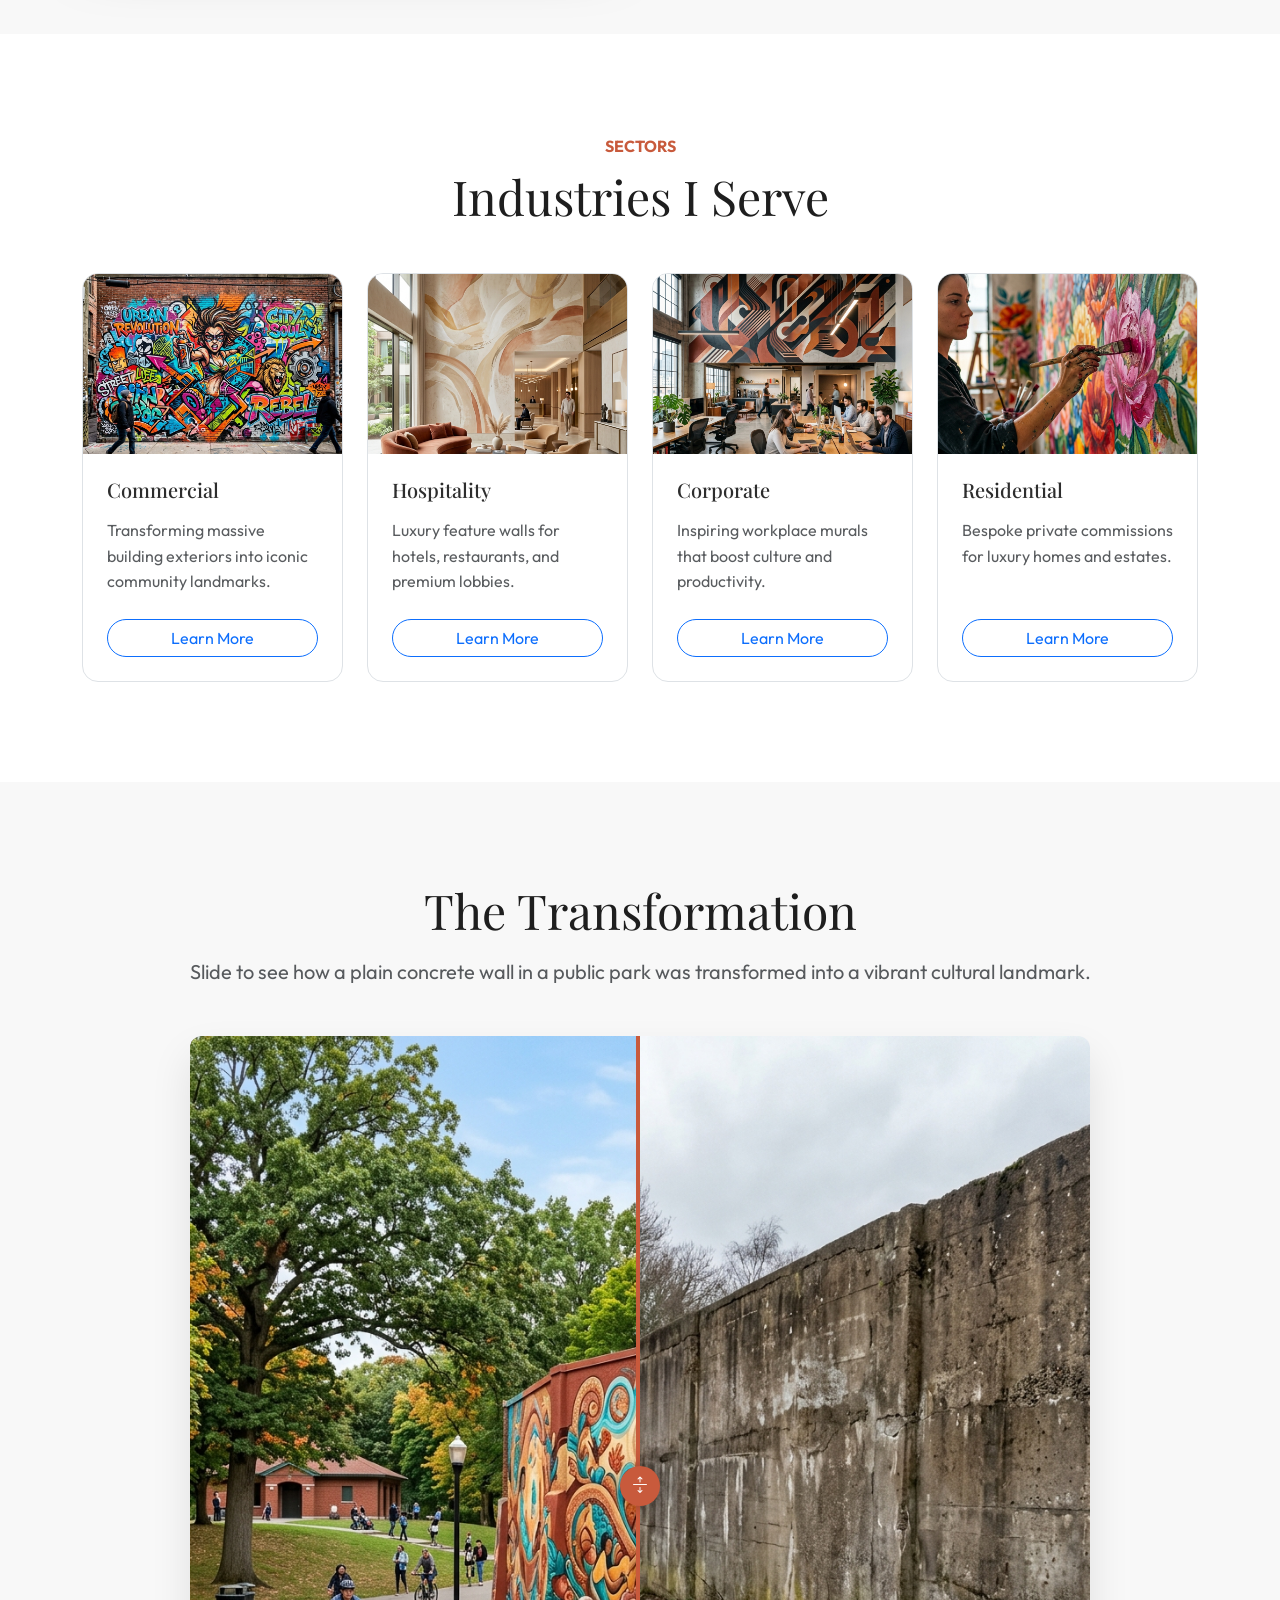
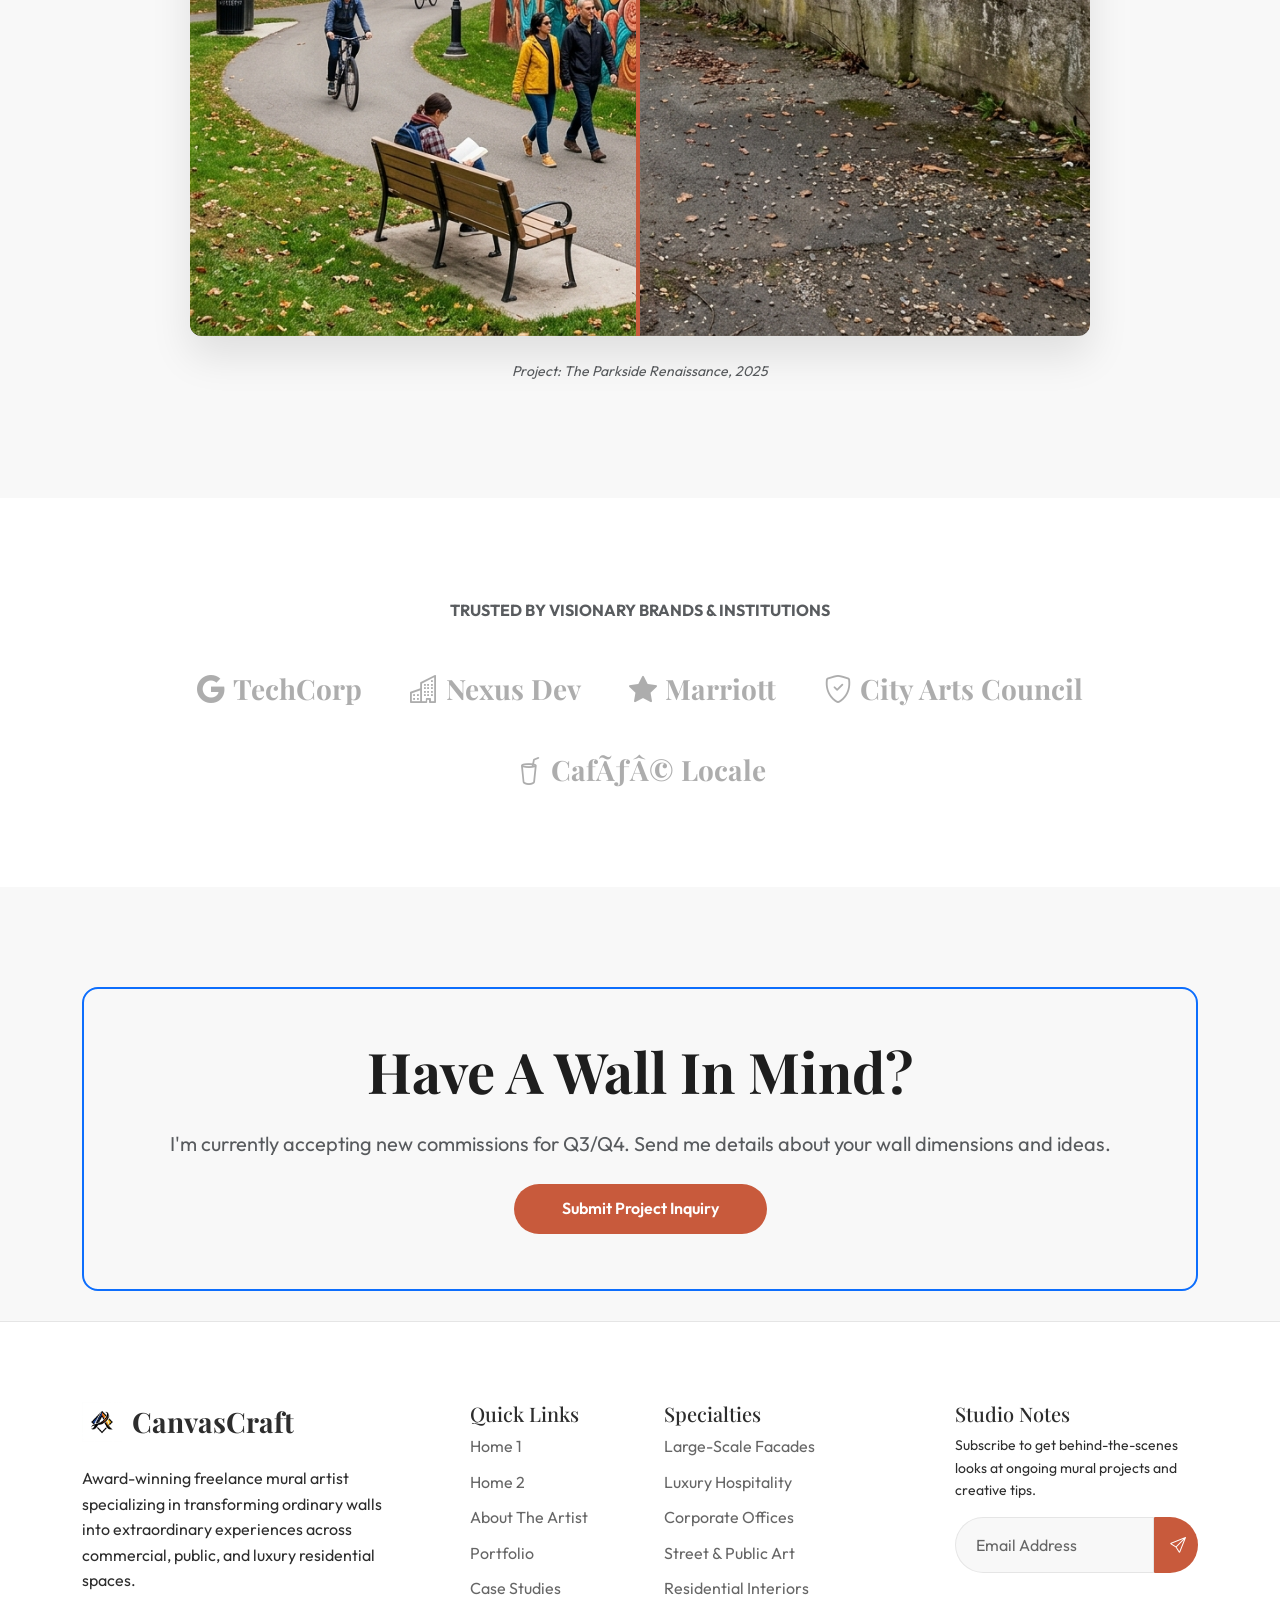
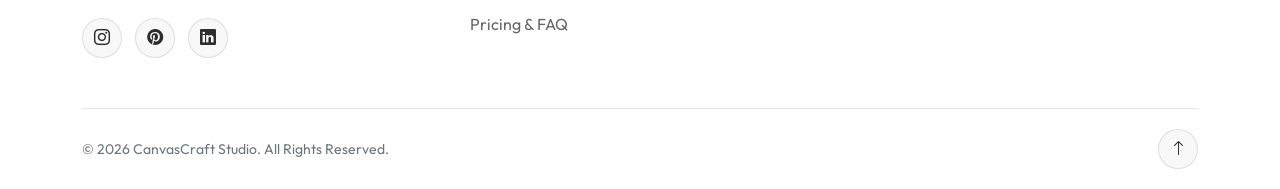
<file: home2.html>
<!DOCTYPE html>
<html lang="en">
<head>
    <meta charset="UTF-8">
    <meta name="viewport" content="width=device-width, initial-scale=1.0">
    <title>CanvasCraft Studio | Large-Scale Painter</title>
    
    <!-- Favicon -->
    <link rel="icon" type="image/png" sizes="16x16" href="assets/img/favicons/favicon-16x16.png">
    <link rel="icon" type="image/png" sizes="32x32" href="assets/img/favicons/favicon-32x32.png">
    <link rel="icon" type="image/png" sizes="48x48" href="assets/img/favicons/favicon-48x48.png">
    <link rel="apple-touch-icon" sizes="180x180" href="assets/img/favicons/favicon-180x180.png">
    <link rel="icon" type="image/png" sizes="192x192" href="assets/img/favicons/favicon-192x192.png">
    <link rel="icon" type="image/png" sizes="512x512" href="assets/img/favicons/favicon-512x512.png">
    
    <!-- Bootstrap CSS -->
    <link href="https://cdn.jsdelivr.net/npm/bootstrap@5.3.2/dist/css/bootstrap.min.css" rel="stylesheet">
    <!-- Bootstrap Icons -->
    <link rel="stylesheet" href="https://cdn.jsdelivr.net/npm/bootstrap-icons@1.11.1/font/bootstrap-icons.css">
    <!-- Custom CSS -->
    <link rel="stylesheet" href="assets/css/style.css">
</head>
<body>

    <!-- Header -->
    <header class="py-3">
        <div class="container d-flex justify-content-between align-items-center">
            <a href="index.html" class="navbar-brand brand-logo-wrapper">
                <img src="assets/img/brand-logo.png" alt="CanvasCraft Studio Logo" class="brand-logo-img">
                <span class="fs-4 fw-bold m-0" style="color: var(--cc-secondary); font-family: var(--font-heading); line-height: 1;">CanvasCraft</span>
            </a>
            
            <nav class="d-none d-xl-flex">
                <a href="index.html" class="nav-link">Home 1</a>
                <a href="home2.html" class="nav-link active">Home 2</a>
                <a href="about.html" class="nav-link">About</a>
                <a href="services.html" class="nav-link">Services</a>
                <a href="portfolio.html" class="nav-link">Portfolio</a>
                <a href="case-studies.html" class="nav-link">Case Studies</a>
                <a href="pricing.html" class="nav-link">Pricing</a>
                <a href="contact.html" class="nav-link">Contact</a>
            </nav>

            <div class="d-flex align-items-center gap-3">
                <button class="theme-toggle d-none d-xl-flex" aria-label="Toggle RTL Mode" title="Toggle RTL"><i class="bi bi-arrow-left-right"></i></button><button class="theme-toggle theme-toggle-btn d-none d-xl-flex" aria-label="Toggle Dark Mode">
                    <i class="bi bi-moon"></i>
                </button>
                <a href="booking.html" class="btn-primary-brand d-none d-xl-inline-block">Start a Project</a>
                <button class="navbar-toggler d-xl-none btn border-0" type="button" data-bs-toggle="offcanvas" data-bs-target="#mobileMenu">
                    <i class="bi bi-list fs-2 text-primary-brand"></i>
                </button>
            </div>
        </div>
    </header>

    <!-- Mobile Menu Offcanvas -->
    <div class="offcanvas offcanvas-end bg-surface" tabindex="-1" id="mobileMenu">
        <div class="offcanvas-header border-bottom">
            <div class="brand-logo-wrapper">
            <img src="assets/img/brand-logo.png" alt="CanvasCraft Studio Logo" class="brand-logo-img">
                <span class="fs-5 fw-bold m-0" style="color: var(--cc-secondary); font-family: var(--font-heading); line-height: 1;">CanvasCraft</span>
            </div>
            <button type="button" class="btn-close" data-bs-dismiss="offcanvas" aria-label="Close"></button>
        </div>
        <div class="offcanvas-body">
            <div class="d-flex flex-column gap-3 fs-5">
                <a href="index.html" class="text-decoration-none text-body">Home 1</a>
                <a href="home2.html" class="text-decoration-none text-primary-brand">Home 2</a>
                <a href="about.html" class="text-decoration-none text-body">About</a>
                <a href="services.html" class="text-decoration-none text-body">Services</a>
                <a href="portfolio.html" class="text-decoration-none text-body">Portfolio</a>
                <a href="case-studies.html" class="text-decoration-none text-body">Case Studies</a>
                <a href="contact.html" class="text-decoration-none text-body">Contact</a>
                <div class="d-flex gap-4 justify-content-center mt-3">
                <button class="theme-toggle" aria-label="Toggle RTL Mode" title="Toggle RTL"><i class="bi bi-arrow-left-right"></i></button>
                <button class="theme-toggle theme-toggle-btn" aria-label="Toggle Dark Mode"><i class="bi bi-moon"></i></button>
            </div>
            <a href="booking.html" class="btn-primary-brand text-center mt-4">Start a Project</a>
            </div>
        </div>
    </div>

    <!-- Main Content -->
    <main>
        <!-- 1. Creative Split Hero -->
        <section class="split-hero">
            <div class="row g-0 w-100 m-0">
                <div class="col-xl-5 split-hero-text">
                    <div class="reveal-up">
                        <span class="badge bg-dark text-white rounded-pill px-3 py-2 mb-4 d-inline-block" style="background-color: var(--cc-primary) !important;">Bespoke Mural Art</span>
                        <h1 class="display-4 fw-bold mb-4">Art Without Boundaries</h1>
                        <p class="fs-5 text-muted mb-5">I create high-impact, custom large-scale paintings that define the identity of modern spaces.</p>
                        <div class="d-flex flex-column flex-xl-row gap-3 gap-xl-4 align-items-xl-center">
                            <a href="portfolio.html" class="btn-primary-brand magnetic-btn text-center text-nowrap">View My Work</a>
                            <a href="contact.html" class="btn btn-outline-dark px-4 py-3 rounded-pill text-center text-nowrap" style="border-color: var(--cc-primary); color: var(--cc-primary);">Get In Touch</a>
                        </div>
                    </div>
                </div>
                <div class="col-xl-7 split-hero-img"></div>
            </div>
        </section>

        <!-- 2. Large Scale Projects -->
        <section class="large-project-section section-padding">
            <div class="container">
                <div class="row align-items-center g-5">
                    <div class="col-lg-6 order-2 order-lg-1 stagger-item">
                        <img src="assets/img/home2-large.png" alt="Massive building mural painting" class="img-fluid large-project-img">
                    </div>
                    <div class="col-lg-6 order-1 order-lg-2 reveal-up">
                        <h2 class="display-5 mb-4">Thinking Big.<br><span class="text-primary-brand">Painting Bigger.</span></h2>
                        <p class="opacity-75 fs-5 mb-4">Specializing in colossal building facades and urban developments. Utilizing industrial equipment, premium weather-resistant paints, and extreme attention to detail, no wall is too large for my vision.</p>
                        <ul class="list-unstyled opacity-75 fs-5 mb-5">
                            <li class="mb-3"><i class="bi bi-check-circle-fill text-primary-brand me-2"></i> Cherry Picker & Boom Lift Certified</li>
                            <li class="mb-3"><i class="bi bi-check-circle-fill text-primary-brand me-2"></i> Weather & UV Resistant Coatings</li>
                            <li><i class="bi bi-check-circle-fill text-primary-brand me-2"></i> Comprehensive Site Logistics Management</li>
                        </ul>
                        <a href="services.html" class="btn btn-outline-primary rounded-pill px-4 py-2">Explore Large Scale Services</a>
                    </div>
                </div>
            </div>
        </section>

        <!-- 3. Industries Served -->
        <section class="section-padding bg-surface">
            <div class="container">
                <div class="text-center mb-5 reveal-up">
                    <span class="text-primary-brand fw-bold text-uppercase">Sectors</span>
                    <h2 class="display-5 mt-2">Industries I Serve</h2>
                </div>
                
                <div class="row g-4">
                    <div class="col-lg-3 col-md-6 stagger-item">
                        <div class="border rounded-4 h-100 position-relative hover-lift d-flex flex-column overflow-hidden">
                            <img src="assets/img/cat-street.png" alt="Commercial" class="w-100 object-fit-cover" style="height: 180px;">
                            <div class="p-4 d-flex flex-column flex-grow-1">
                                <h3 class="h5 mb-3">Commercial</h3>
                                <p class="text-muted mb-4 flex-grow-1">Transforming massive building exteriors into iconic community landmarks.</p>
                                <a href="service-details.html" class="btn btn-outline-primary rounded-pill mt-auto">Learn More</a>
                            </div>
                        </div>
                    </div>
                    <div class="col-lg-3 col-md-6 stagger-item" style="transition-delay: 0.2s;">
                        <div class="border rounded-4 h-100 position-relative hover-lift d-flex flex-column overflow-hidden">
                            <img src="assets/img/cat-hotel.png" alt="Hospitality" class="w-100 object-fit-cover" style="height: 180px;">
                            <div class="p-4 d-flex flex-column flex-grow-1">
                                <h3 class="h5 mb-3">Hospitality</h3>
                                <p class="text-muted mb-4 flex-grow-1">Luxury feature walls for hotels, restaurants, and premium lobbies.</p>
                                <a href="service-details.html" class="btn btn-outline-primary rounded-pill mt-auto">Learn More</a>
                            </div>
                        </div>
                    </div>
                    <div class="col-lg-3 col-md-6 stagger-item" style="transition-delay: 0.4s;">
                        <div class="border rounded-4 h-100 position-relative hover-lift d-flex flex-column overflow-hidden">
                            <img src="assets/img/cat-office.png" alt="Corporate" class="w-100 object-fit-cover" style="height: 180px;">
                            <div class="p-4 d-flex flex-column flex-grow-1">
                                <h3 class="h5 mb-3">Corporate</h3>
                                <p class="text-muted mb-4 flex-grow-1">Inspiring workplace murals that boost culture and productivity.</p>
                                <a href="service-details.html" class="btn btn-outline-primary rounded-pill mt-auto">Learn More</a>
                            </div>
                        </div>
                    </div>
                    <div class="col-lg-3 col-md-6 stagger-item" style="transition-delay: 0.6s;">
                        <div class="border rounded-4 h-100 position-relative hover-lift d-flex flex-column overflow-hidden">
                            <img src="assets/img/portfolio_floral.png" alt="Residential" class="w-100 object-fit-cover" style="height: 180px;">
                            <div class="p-4 d-flex flex-column flex-grow-1">
                                <h3 class="h5 mb-3">Residential</h3>
                                <p class="text-muted mb-4 flex-grow-1">Bespoke private commissions for luxury homes and estates.</p>
                                <a href="service-details.html" class="btn btn-outline-primary rounded-pill mt-auto">Learn More</a>
                            </div>
                        </div>
                    </div>
                </div>
            </div>
        </section>

        <!-- 4. Before & After Showcase -->
        <section class="section-padding">
            <div class="container text-center reveal-up">
                <h2 class="display-5 mb-3">The Transformation</h2>
                <p class="text-muted fs-5 mb-5 max-w-700 mx-auto">Slide to see how a plain concrete wall in a public park was transformed into a vibrant cultural landmark.</p>
                
                <div class="ba-slider mb-4">
                    <!-- Before Image -->
                    <img src="assets/img/home2-before.png" alt="Before Mural" class="ba-img">
                    <!-- After Image -->
                    <div class="ba-after">
                        <img src="assets/img/home2-after.png" alt="After Mural">
                    </div>
                    <!-- Slider Handle -->
                    <div class="ba-handle">
                        <div class="ba-handle-btn">
                            <i class="bi bi-arrows-expand"></i>
                        </div>
                    </div>
                </div>
                <p class="text-muted small fst-italic">Project: The Parkside Renaissance, 2025</p>
            </div>
        </section>

        <!-- 5. Awards / Client Logos -->
        <section class="section-padding bg-surface">
            <div class="container text-center reveal-up">
                <p class="text-muted fw-bold text-uppercase mb-5">Trusted by visionary brands & institutions</p>
                <div class="d-flex flex-wrap justify-content-center align-items-center gap-5">
                    <h3 class="award-logo text-muted m-0"><i class="bi bi-google me-2"></i>TechCorp</h3>
                    <h3 class="award-logo text-muted m-0"><i class="bi bi-buildings me-2"></i>Nexus Dev</h3>
                    <h3 class="award-logo text-muted m-0"><i class="bi bi-star-fill me-2"></i>Marriott</h3>
                    <h3 class="award-logo text-muted m-0"><i class="bi bi-shield-check me-2"></i>City Arts Council</h3>
                    <h3 class="award-logo text-muted m-0"><i class="bi bi-cup-straw me-2"></i>CafÃƒÂ© Locale</h3>
                </div>
            </div>
        </section>

        <!-- 6. Project Inquiry CTA -->
        <section class="section-padding text-center" style="padding-bottom: 30px;">
            <div class="container reveal-up">
                <div class="p-5 border border-2 border-primary rounded-4" style="background-color: var(--cc-bg);">
                    <h2 class="display-4 fw-bold mb-4">Have A Wall In Mind?</h2>
                    <p class="fs-5 text-muted mb-4 max-w-700 mx-auto">I'm currently accepting new commissions for Q3/Q4. Send me details about your wall dimensions and ideas.</p>
                    <a href="booking.html" class="btn-primary-brand btn-lg magnetic-btn px-5">Submit Project Inquiry</a>
                </div>
            </div>
        </section>
    </main>

    <!-- Identical Footer Across All Pages -->
    <footer>
        <div class="container">
            <div class="row g-5">
                <div class="col-lg-4 pe-lg-5">
                    <div class="brand-logo-wrapper mb-4">
                        <img src="assets/img/brand-logo.png" alt="CanvasCraft Studio Logo" class="brand-logo-img">
                        <span class="fs-3 fw-bold  m-0" style="font-family: var(--font-heading); line-height: 1;">CanvasCraft</span>
                    </div>
                    <p class="mb-4">Award-winning freelance mural artist specializing in transforming ordinary walls into extraordinary experiences across commercial, public, and luxury residential spaces.</p>
                    <div class="social-icons">
                        <a href="#"><i class="bi bi-instagram"></i></a>
                        <a href="#"><i class="bi bi-pinterest"></i></a>
                        <a href="#"><i class="bi bi-linkedin"></i></a>
                    </div>
                </div>
                <div class="col-lg-2 col-md-6">
                    <h4 class="h5">Quick Links</h4>
                    <a href="index.html" class="footer-link">Home 1</a>
                    <a href="home2.html" class="footer-link text-primary-brand">Home 2</a>
                    <a href="about.html" class="footer-link">About The Artist</a>
                    <a href="portfolio.html" class="footer-link">Portfolio</a>
                    <a href="case-studies.html" class="footer-link">Case Studies</a>
                    <a href="pricing.html" class="footer-link">Pricing & FAQ</a>
                </div>
                <div class="col-lg-3 col-md-6">
                    <h4 class="h5">Specialties</h4>
                    <a href="services.html" class="footer-link">Large-Scale Facades</a>
                    <a href="services.html" class="footer-link">Luxury Hospitality</a>
                    <a href="services.html" class="footer-link">Corporate Offices</a>
                    <a href="services.html" class="footer-link">Street & Public Art</a>
                    <a href="services.html" class="footer-link">Residential Interiors</a>
                </div>
                <div class="col-lg-3">
                    <h4 class="h5">Studio Notes</h4>
                    <p class="small mb-3">Subscribe to get behind-the-scenes looks at ongoing mural projects and creative tips.</p>
                    <form class="d-flex">
                        <input type="email" class="form-control rounded-start-pill" placeholder="Email Address">
                        <button class="btn btn-primary-brand rounded-end-pill px-3" type="button" style="padding: 10px 15px;"><i class="bi bi-send"></i></button>
                    </form>
                </div>
            </div>
            
            <div class="footer-bottom d-flex flex-column flex-md-row justify-content-between align-items-center">
                <p class="mb-2 mb-md-0 text-secondary small">&copy; 2026 CanvasCraft Studio. All Rights Reserved.</p>
                <div class="social-icons mt-3 mt-md-0">
                    <a href="#" onclick="window.scrollTo({top:0, behavior:'smooth'}); return false;" aria-label="Back to top" style="margin-right: 0;" title="Back to top">
                        <i class="bi bi-arrow-up"></i>
                    </a>
                </div>
            </div>
        </div>
    </footer>

    <!-- Bootstrap Bundle with Popper -->
    <script src="https://cdn.jsdelivr.net/npm/bootstrap@5.3.2/dist/js/bootstrap.bundle.min.js"></script>
    <!-- Custom JS -->
    <script src="assets/js/main.js"></script>
</body>
</html>
</file>
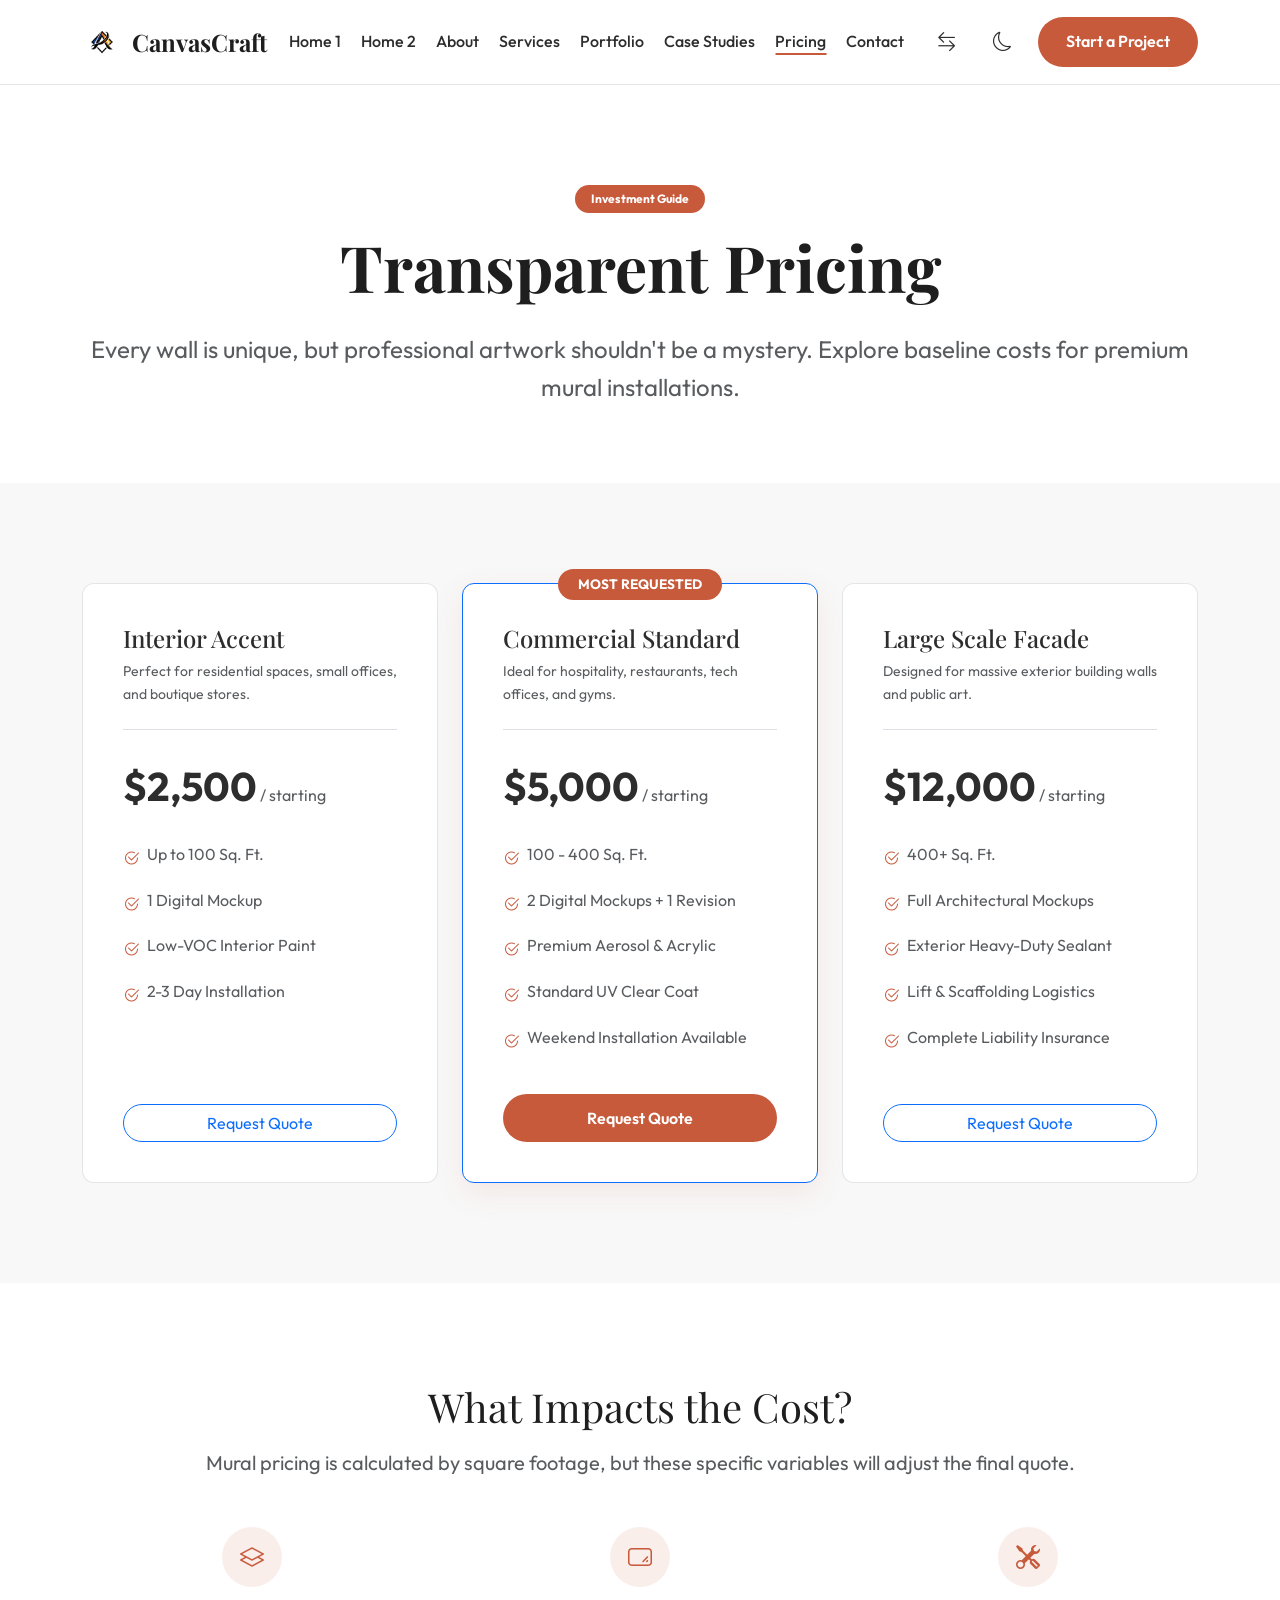
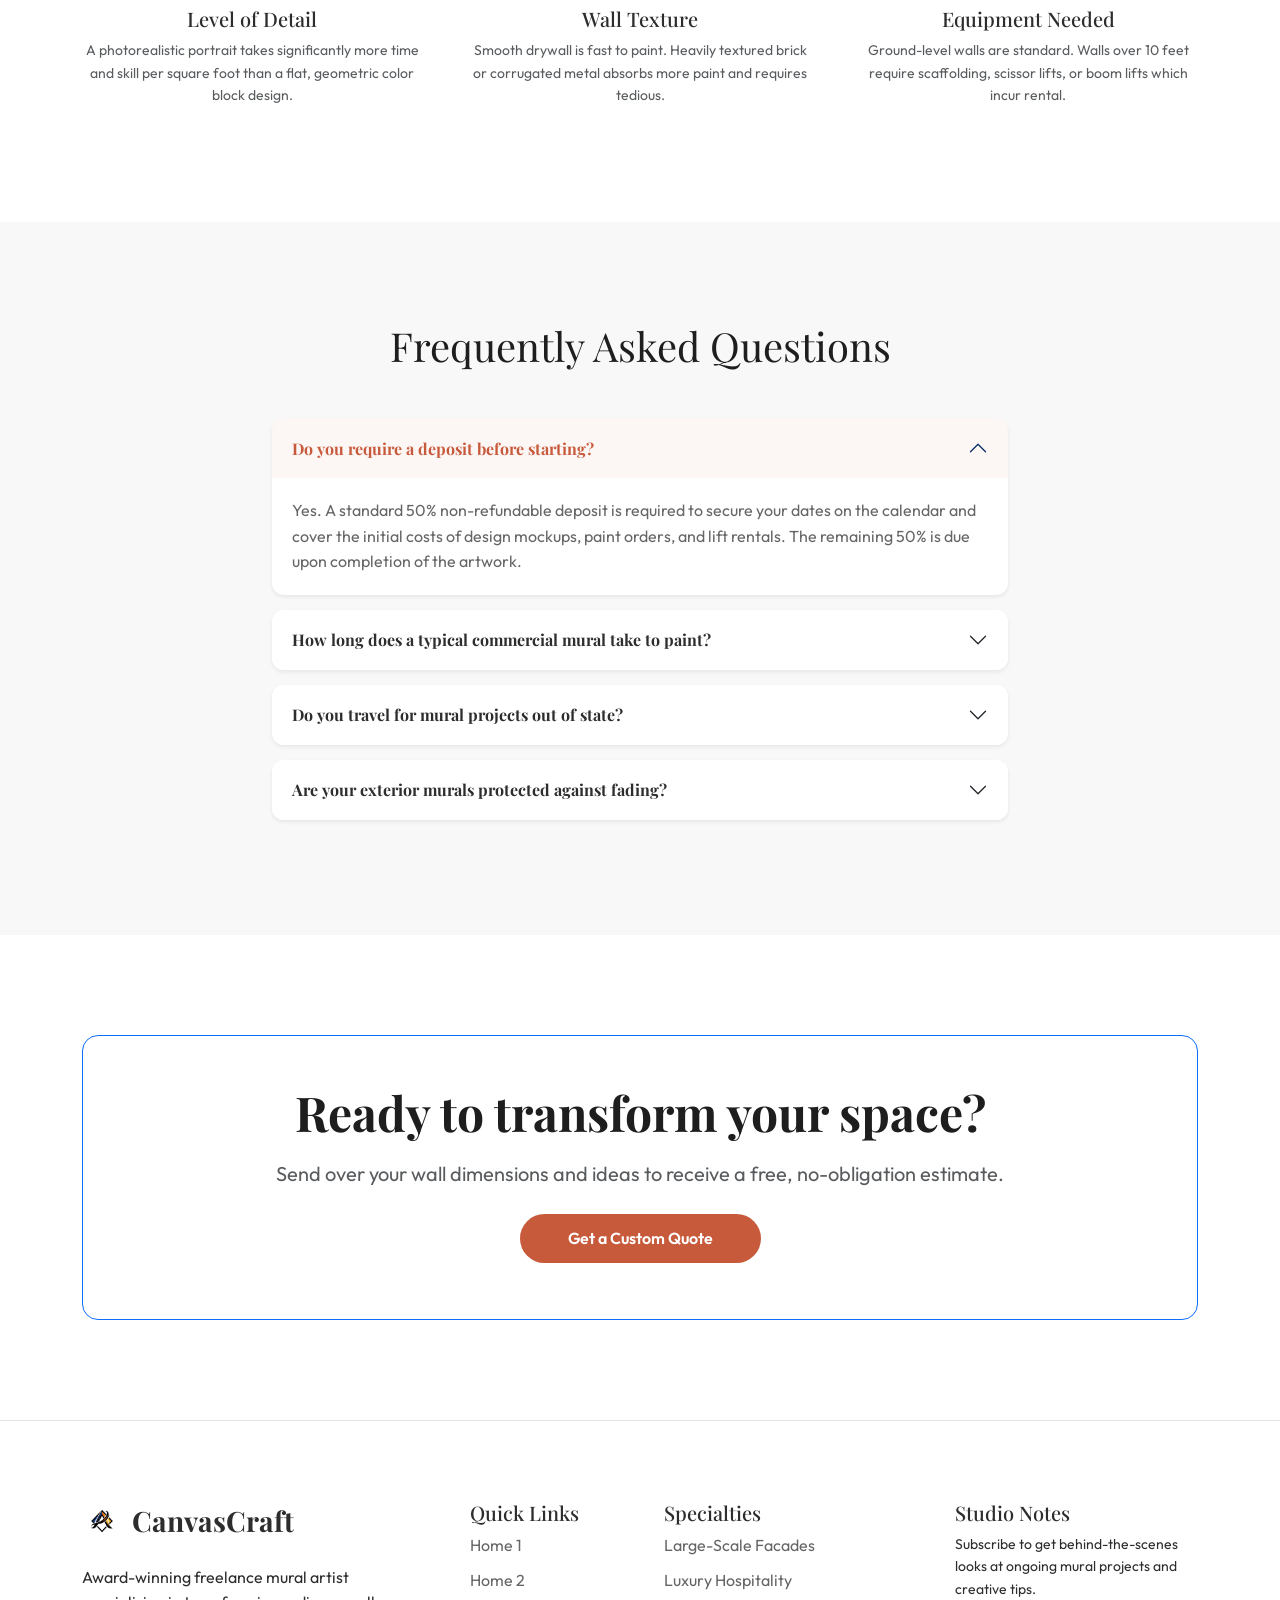
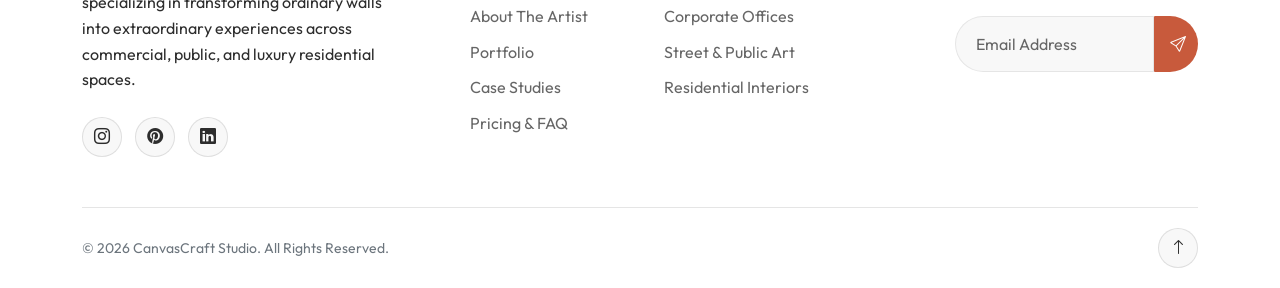
<file: pricing.html>
<!DOCTYPE html>
<html lang="en">

<head>
    <meta charset="UTF-8">
    <meta name="viewport" content="width=device-width, initial-scale=1.0">
    <title>Pricing & FAQ | CanvasCraft Studio</title>

    <!-- Favicon -->
    <link rel="icon" type="image/png" sizes="16x16" href="assets/img/favicons/favicon-16x16.png">
    <link rel="icon" type="image/png" sizes="32x32" href="assets/img/favicons/favicon-32x32.png">
    <link rel="icon" type="image/png" sizes="48x48" href="assets/img/favicons/favicon-48x48.png">
    <link rel="apple-touch-icon" sizes="180x180" href="assets/img/favicons/favicon-180x180.png">
    <link rel="icon" type="image/png" sizes="192x192" href="assets/img/favicons/favicon-192x192.png">
    <link rel="icon" type="image/png" sizes="512x512" href="assets/img/favicons/favicon-512x512.png">

    <!-- Bootstrap CSS -->
    <link href="https://cdn.jsdelivr.net/npm/bootstrap@5.3.2/dist/css/bootstrap.min.css" rel="stylesheet">
    <!-- Bootstrap Icons -->
    <link rel="stylesheet" href="https://cdn.jsdelivr.net/npm/bootstrap-icons@1.11.1/font/bootstrap-icons.css">
    <!-- Custom CSS -->
    <link rel="stylesheet" href="assets/css/style.css">
</head>

<body>

    <!-- Header -->
    <header>
        <div class="container d-flex justify-content-between align-items-center">
            <a href="index.html" class="navbar-brand brand-logo-wrapper">
                <img src="assets/img/brand-logo.png" alt="CanvasCraft Studio Logo" class="brand-logo-img">
                <span class="fs-4 fw-bold m-0"
                    style="color: var(--cc-secondary); font-family: var(--font-heading); line-height: 1;">CanvasCraft</span>
            </a>

            <nav class="d-none d-xl-flex">
                <a href="index.html" class="nav-link">Home 1</a>
                <a href="home2.html" class="nav-link">Home 2</a>
                <a href="about.html" class="nav-link">About</a>
                <a href="services.html" class="nav-link">Services</a>
                <a href="portfolio.html" class="nav-link">Portfolio</a>
                <a href="case-studies.html" class="nav-link">Case Studies</a>
                <a href="pricing.html" class="nav-link active">Pricing</a>
                <a href="contact.html" class="nav-link">Contact</a>
            </nav>

            <div class="d-flex align-items-center gap-3">
                <button class="theme-toggle d-none d-xl-flex" aria-label="Toggle RTL Mode" title="Toggle RTL"><i
                        class="bi bi-arrow-left-right"></i></button><button
                    class="theme-toggle theme-toggle-btn d-none d-xl-flex" aria-label="Toggle Dark Mode">
                    <i class="bi bi-moon"></i>
                </button>
                <a href="booking.html" class="btn-primary-brand d-none d-xl-inline-block">Start a Project</a>
                <button class="navbar-toggler d-xl-none btn border-0" type="button" data-bs-toggle="offcanvas"
                    data-bs-target="#mobileMenu">
                    <i class="bi bi-list fs-2 text-primary-brand"></i>
                </button>
            </div>
        </div>
    </header>

    <!-- Mobile Menu Offcanvas -->
    <div class="offcanvas offcanvas-end bg-surface" tabindex="-1" id="mobileMenu">
        <div class="offcanvas-header border-bottom">
            <div class="brand-logo-wrapper">
                <img src="assets/img/brand-logo.png" alt="CanvasCraft Studio Logo" class="brand-logo-img">
                <span class="fs-5 fw-bold m-0"
                    style="color: var(--cc-secondary); font-family: var(--font-heading); line-height: 1;">CanvasCraft</span>
            </div>
            <button type="button" class="btn-close" data-bs-dismiss="offcanvas" aria-label="Close"></button>
        </div>
        <div class="offcanvas-body">
            <div class="d-flex flex-column gap-3 fs-5">
                <a href="index.html" class="text-decoration-none text-body">Home 1</a>
                <a href="home2.html" class="text-decoration-none text-body">Home 2</a>
                <a href="about.html" class="text-decoration-none text-body">About</a>
                <a href="services.html" class="text-decoration-none text-body">Services</a>
                <a href="portfolio.html" class="text-decoration-none text-body">Portfolio</a>
                <a href="case-studies.html" class="text-decoration-none text-body">Case Studies</a>
                <a href="pricing.html" class="text-decoration-none text-primary-brand">Pricing</a>
                <a href="contact.html" class="text-decoration-none text-body">Contact</a>
                <div class="d-flex gap-4 justify-content-center mt-3">
                    <button class="theme-toggle" aria-label="Toggle RTL Mode" title="Toggle RTL"><i
                            class="bi bi-arrow-left-right"></i></button>
                    <button class="theme-toggle theme-toggle-btn" aria-label="Toggle Dark Mode"><i
                            class="bi bi-moon"></i></button>
                </div>
                <a href="booking.html" class="btn-primary-brand text-center mt-4">Start a Project</a>
            </div>
        </div>
    </div>

    <main>
        <!-- 1. Hero -->
        <section class="pricing-hero text-center reveal-up">
            <div class="container">
                <span class="badge bg-dark text-white rounded-pill px-3 py-2 mb-3"
                    style="background-color: var(--cc-primary) !important;">Investment Guide</span>
                <h1 class="display-3 fw-bold mb-4">Transparent Pricing</h1>
                <p class="fs-4 max-w-700 mx-auto text-muted">Every wall is unique, but professional artwork shouldn't be
                    a mystery. Explore baseline costs for premium mural installations.</p>
            </div>
        </section>

        <!-- 2. Pricing Tiers -->
        <section class="section-padding">
            <div class="container">
                <div class="row g-4 justify-content-center">
                    <!-- Tier 1 -->
                    <div class="col-lg-4 col-md-6 stagger-item">
                        <div class="pricing-card h-100 d-flex flex-column">
                            <h3 class="h4 mb-2">Interior Accent</h3>
                            <p class="text-muted small mb-4 border-bottom pb-4">Perfect for residential spaces, small
                                offices, and boutique stores.</p>

                            <div class="mb-4">
                                <span class="fs-1 fw-bold">$2,500</span>
                                <span class="text-muted">/ starting</span>
                            </div>

                            <ul class="list-unstyled flex-grow-1 text-muted mb-4">
                                <li class="mb-3"><i class="bi bi-check2-circle text-primary-brand me-2"></i> Up to 100
                                    Sq. Ft.</li>
                                <li class="mb-3"><i class="bi bi-check2-circle text-primary-brand me-2"></i> 1 Digital
                                    Mockup</li>
                                <li class="mb-3"><i class="bi bi-check2-circle text-primary-brand me-2"></i> Low-VOC
                                    Interior Paint</li>
                                <li class="mb-3"><i class="bi bi-check2-circle text-primary-brand me-2"></i> 2-3 Day
                                    Installation</li>
                            </ul>

                            <a href="booking.html" class="btn btn-outline-primary rounded-pill w-100 mt-auto">Request
                                Quote</a>
                        </div>
                    </div>

                    <!-- Tier 2 (Popular) -->
                    <div class="col-lg-4 col-md-6 stagger-item" style="transition-delay: 0.1s;">
                        <div class="pricing-card popular h-100 d-flex flex-column border-primary">
                            <div class="pricing-badge">Most Requested</div>
                            <h3 class="h4 mb-2">Commercial Standard</h3>
                            <p class="text-muted small mb-4 border-bottom pb-4">Ideal for hospitality, restaurants, tech
                                offices, and gyms.</p>

                            <div class="mb-4">
                                <span class="fs-1 fw-bold">$5,000</span>
                                <span class="text-muted">/ starting</span>
                            </div>

                            <ul class="list-unstyled flex-grow-1 text-muted mb-4">
                                <li class="mb-3"><i class="bi bi-check2-circle text-primary-brand me-2"></i> 100 - 400
                                    Sq. Ft.</li>
                                <li class="mb-3"><i class="bi bi-check2-circle text-primary-brand me-2"></i> 2 Digital
                                    Mockups + 1 Revision</li>
                                <li class="mb-3"><i class="bi bi-check2-circle text-primary-brand me-2"></i> Premium
                                    Aerosol & Acrylic</li>
                                <li class="mb-3"><i class="bi bi-check2-circle text-primary-brand me-2"></i> Standard UV
                                    Clear Coat</li>
                                <li class="mb-3"><i class="bi bi-check2-circle text-primary-brand me-2"></i> Weekend
                                    Installation Available</li>
                            </ul>

                            <a href="booking.html" class="btn btn-primary-brand rounded-pill w-100 mt-auto">Request
                                Quote</a>
                        </div>
                    </div>

                    <!-- Tier 3 -->
                    <div class="col-lg-4 col-md-6 stagger-item" style="transition-delay: 0.2s;">
                        <div class="pricing-card h-100 d-flex flex-column">
                            <h3 class="h4 mb-2">Large Scale Facade</h3>
                            <p class="text-muted small mb-4 border-bottom pb-4">Designed for massive exterior building
                                walls and public art.</p>

                            <div class="mb-4">
                                <span class="fs-1 fw-bold">$12,000</span>
                                <span class="text-muted">/ starting</span>
                            </div>

                            <ul class="list-unstyled flex-grow-1 text-muted mb-4">
                                <li class="mb-3"><i class="bi bi-check2-circle text-primary-brand me-2"></i> 400+ Sq.
                                    Ft.</li>
                                <li class="mb-3"><i class="bi bi-check2-circle text-primary-brand me-2"></i> Full
                                    Architectural Mockups</li>
                                <li class="mb-3"><i class="bi bi-check2-circle text-primary-brand me-2"></i> Exterior
                                    Heavy-Duty Sealant</li>
                                <li class="mb-3"><i class="bi bi-check2-circle text-primary-brand me-2"></i> Lift &
                                    Scaffolding Logistics</li>
                                <li class="mb-3"><i class="bi bi-check2-circle text-primary-brand me-2"></i> Complete
                                    Liability Insurance</li>
                            </ul>

                            <a href="booking.html" class="btn btn-outline-primary rounded-pill w-100 mt-auto">Request
                                Quote</a>
                        </div>
                    </div>
                </div>
            </div>
        </section>

        <!-- 3. Pricing Factors -->
        <section class="section-padding bg-surface">
            <div class="container">
                <div class="text-center mb-5 reveal-up">
                    <h2 class="display-6 mb-3">What Impacts the Cost?</h2>
                    <p class="text-muted fs-5 max-w-700 mx-auto">Mural pricing is calculated by square footage, but
                        these specific variables will adjust the final quote.</p>
                </div>

                <div class="row g-5">
                    <div class="col-md-4 stagger-item">
                        <div class="d-flex flex-column align-items-center text-center">
                            <div class="pricing-factor-icon">
                                <i class="bi bi-layers"></i>
                            </div>
                            <h4 class="h5">Level of Detail</h4>
                            <p class="text-muted small">A photorealistic portrait takes significantly more time and
                                skill per square foot than a flat, geometric color block design.</p>
                        </div>
                    </div>
                    <div class="col-md-4 stagger-item" style="transition-delay: 0.1s;">
                        <div class="d-flex flex-column align-items-center text-center">
                            <div class="pricing-factor-icon">
                                <i class="bi bi-textarea-resize"></i>
                            </div>
                            <h4 class="h5">Wall Texture</h4>
                            <p class="text-muted small">Smooth drywall is fast to paint. Heavily textured brick or
                                corrugated metal absorbs more paint and requires tedious.</p>
                        </div>
                    </div>
                    <div class="col-md-4 stagger-item" style="transition-delay: 0.2s;">
                        <div class="d-flex flex-column align-items-center text-center">
                            <div class="pricing-factor-icon">
                                <i class="bi bi-tools"></i>
                            </div>
                            <h4 class="h5">Equipment Needed</h4>
                            <p class="text-muted small">Ground-level walls are standard. Walls over 10 feet require
                                scaffolding, scissor lifts, or boom lifts which incur rental.</p>
                        </div>
                    </div>
                </div>
            </div>
        </section>

        <!-- 4. FAQ Accordion -->
        <section class="section-padding">
            <div class="container reveal-up">
                <div class="row justify-content-center">
                    <div class="col-lg-8">
                        <h2 class="display-6 mb-5 text-center">Frequently Asked Questions</h2>

                        <div class="accordion" id="pricingFAQ">
                            <div class="accordion-item shadow-sm border-0">
                                <h2 class="accordion-header">
                                    <button class="accordion-button" type="button" data-bs-toggle="collapse"
                                        data-bs-target="#faq1" aria-expanded="true">
                                        Do you require a deposit before starting?
                                    </button>
                                </h2>
                                <div id="faq1" class="accordion-collapse collapse show" data-bs-parent="#pricingFAQ">
                                    <div class="accordion-body">
                                        Yes. A standard 50% non-refundable deposit is required to secure your dates on
                                        the calendar and cover the initial costs of design mockups, paint orders, and
                                        lift rentals. The remaining 50% is due upon completion of the artwork.
                                    </div>
                                </div>
                            </div>

                            <div class="accordion-item shadow-sm border-0">
                                <h2 class="accordion-header">
                                    <button class="accordion-button collapsed" type="button" data-bs-toggle="collapse"
                                        data-bs-target="#faq2" aria-expanded="false">
                                        How long does a typical commercial mural take to paint?
                                    </button>
                                </h2>
                                <div id="faq2" class="accordion-collapse collapse" data-bs-parent="#pricingFAQ">
                                    <div class="accordion-body">
                                        On average, an interior commercial mural spanning 200 sq. ft. will take 3-4 days
                                        to complete. Larger exterior facades can take anywhere from 1 to 3 weeks
                                        depending on weather conditions and equipment usage.
                                    </div>
                                </div>
                            </div>

                            <div class="accordion-item shadow-sm border-0">
                                <h2 class="accordion-header">
                                    <button class="accordion-button collapsed" type="button" data-bs-toggle="collapse"
                                        data-bs-target="#faq3" aria-expanded="false">
                                        Do you travel for mural projects out of state?
                                    </button>
                                </h2>
                                <div id="faq3" class="accordion-collapse collapse" data-bs-parent="#pricingFAQ">
                                    <div class="accordion-body">
                                        Absolutely. I regularly travel nationwide for commercial clients, hotel groups,
                                        and large-scale public art festivals. Travel expenses (flights, lodging, per
                                        diem) will simply be itemized into your final quote.
                                    </div>
                                </div>
                            </div>

                            <div class="accordion-item shadow-sm border-0">
                                <h2 class="accordion-header">
                                    <button class="accordion-button collapsed" type="button" data-bs-toggle="collapse"
                                        data-bs-target="#faq4" aria-expanded="false">
                                        Are your exterior murals protected against fading?
                                    </button>
                                </h2>
                                <div id="faq4" class="accordion-collapse collapse" data-bs-parent="#pricingFAQ">
                                    <div class="accordion-body">
                                        Yes. I exclusively use premium exterior acrylics and high-grade aerosols that
                                        have excellent lightfastness ratings. Furthermore, all exterior murals are
                                        sealed with an industrial anti-UV, weather-resistant clear coat that protects
                                        the art for decades.
                                    </div>
                                </div>
                            </div>
                        </div>
                    </div>
                </div>
            </div>
        </section>

        <!-- 5. CTA -->
        <section class="section-padding text-center bg-surface">
            <div class="container reveal-up">
                <div class="p-5 border border-primary rounded-4">
                    <h2 class="display-5 fw-bold mb-3">Ready to transform your space?</h2>
                    <p class="fs-5 text-muted mb-4 max-w-700 mx-auto">Send over your wall dimensions and ideas to
                        receive a free, no-obligation estimate.</p>
                    <a href="booking.html" class="btn-primary-brand btn-lg px-5">Get a Custom Quote</a>
                </div>
            </div>
        </section>
    </main>

    <!-- Footer -->
    <footer>
        <div class="container">
            <div class="row g-5">
                <div class="col-lg-4 pe-lg-5">
                    <div class="brand-logo-wrapper mb-4">
                        <img src="assets/img/brand-logo.png" alt="CanvasCraft Studio Logo" class="brand-logo-img">
                        <span class="fs-3 fw-bold  m-0"
                            style="font-family: var(--font-heading); line-height: 1;">CanvasCraft</span>
                    </div>
                    <p class="mb-4">Award-winning freelance mural artist specializing in transforming ordinary walls
                        into extraordinary experiences across commercial, public, and luxury residential spaces.</p>
                    <div class="social-icons">
                        <a href="#"><i class="bi bi-instagram"></i></a>
                        <a href="#"><i class="bi bi-pinterest"></i></a>
                        <a href="#"><i class="bi bi-linkedin"></i></a>
                    </div>
                </div>
                <div class="col-lg-2 col-md-6">
                    <h4 class="h5">Quick Links</h4>
                    <a href="index.html" class="footer-link">Home 1</a>
                    <a href="home2.html" class="footer-link">Home 2</a>
                    <a href="about.html" class="footer-link">About The Artist</a>
                    <a href="portfolio.html" class="footer-link">Portfolio</a>
                    <a href="case-studies.html" class="footer-link">Case Studies</a>
                    <a href="pricing.html" class="footer-link text-primary-brand">Pricing & FAQ</a>
                </div>
                <div class="col-lg-3 col-md-6">
                    <h4 class="h5">Specialties</h4>
                    <a href="services.html" class="footer-link">Large-Scale Facades</a>
                    <a href="services.html" class="footer-link">Luxury Hospitality</a>
                    <a href="services.html" class="footer-link">Corporate Offices</a>
                    <a href="services.html" class="footer-link">Street & Public Art</a>
                    <a href="services.html" class="footer-link">Residential Interiors</a>
                </div>
                <div class="col-lg-3">
                    <h4 class="h5">Studio Notes</h4>
                    <p class="small mb-3">Subscribe to get behind-the-scenes looks at ongoing mural projects and
                        creative tips.</p>
                    <form class="d-flex">
                        <input type="email" class="form-control rounded-start-pill" placeholder="Email Address">
                        <button class="btn btn-primary-brand rounded-end-pill px-3" type="button"
                            style="padding: 10px 15px;"><i class="bi bi-send"></i></button>
                    </form>
                </div>
            </div>

            <div class="footer-bottom d-flex flex-column flex-md-row justify-content-between align-items-center">
                <p class="mb-2 mb-md-0 text-secondary small">&copy; 2026 CanvasCraft Studio. All Rights Reserved.</p>
                <div class="social-icons mt-3 mt-md-0">
                    <a href="#" onclick="window.scrollTo({top:0, behavior:'smooth'}); return false;"
                        aria-label="Back to top" style="margin-right: 0;" title="Back to top">
                        <i class="bi bi-arrow-up"></i>
                    </a>
                </div>
            </div>
        </div>
    </footer>

    <!-- Bootstrap JS -->
    <script src="https://cdn.jsdelivr.net/npm/bootstrap@5.3.2/dist/js/bootstrap.bundle.min.js"></script>
    <!-- Custom JS -->
    <script src="assets/js/main.js"></script>
</body>

</html>
</file>
<file: assets/css/style.css>
@import url('https://fonts.googleapis.com/css2?family=Outfit:wght@300;400;500;600;700;800&family=Playfair+Display:ital,wght@0,400;0,600;0,700;1,400&display=swap');

:root {
  /* Colors - Light Theme (Default) */
  --cc-primary: #C85A3C;
  /* Deep Terracotta */
  --cc-secondary: #1E1E1E;
  /* Charcoal Black */
  --cc-accent: #E6D5C3;
  /* Warm Sand */
  --cc-bg: #F8F8F8;
  /* Soft White */
  --cc-surface: #FFFFFF;
  --cc-text: #2D2D2D;
  --cc-text-muted: #666666;
  --cc-border: rgba(0, 0, 0, 0.1);
  --cc-nav-bg: rgba(248, 248, 248, 0.9);

  /* Fonts */
  --font-heading: 'Playfair Display', serif;
  --font-body: 'Outfit', sans-serif;

  /* Layout */
  --section-padding: 100px 0;
  --border-radius: 12px;
  --transition-smooth: 0.4s cubic-bezier(0.25, 1, 0.5, 1);
}

[data-theme="dark"] {
  --cc-primary: #D96A4A;
  --cc-secondary: #F8F8F8;
  --cc-accent: #C2AE9A;
  --cc-bg: #121212;
  --cc-surface: #1E1E1E;
  --cc-text: #E0E0E0;
  --cc-text-muted: #A0A0A0;
  --cc-border: rgba(255, 255, 255, 0.1);
  --cc-nav-bg: rgba(18, 18, 18, 0.9);
}

* {
  margin: 0;
  padding: 0;
  box-sizing: border-box;
}

html,
body {
  overflow-x: hidden;
  width: 100%;
  position: relative;
}

body {
  font-family: var(--font-body);
  background-color: var(--cc-bg);
  color: var(--cc-text);
  line-height: 1.6;
  transition: background-color var(--transition-smooth), color var(--transition-smooth);
  padding-top: 85px;
  /* Prevent header overlap */
}

h1,
h2,
h3,
h4,
h5,
h6 {
  font-family: var(--font-heading);
  color: var(--cc-secondary);
  font-weight: 700;
  line-height: 1.2;
}

a {
  text-decoration: none;
  color: var(--cc-primary);
  transition: color var(--transition-smooth);
}

img {
  max-width: 100%;
  height: auto;
  display: block;
}

/* Base Utility Classes */
.bg-surface {
  background-color: var(--cc-surface);
  transition: background-color var(--transition-smooth);
}

.text-primary-brand {
  color: var(--cc-primary);
}

.bg-primary-brand {
  background-color: var(--cc-primary) !important;
}

.section-padding {
  padding: var(--section-padding);
}

/* Sticky Header */
header {
  position: fixed;
  top: 0;
  left: 0;
  width: 100%;
  height: 85px;
  z-index: 1000;
  background-color: var(--cc-surface);
  /* Solid background to prevent blending */
  box-shadow: 0 4px 20px rgba(0, 0, 0, 0.05);
  /* Stronger separation */
  border-bottom: 1px solid var(--cc-border);
  transition: all var(--transition-smooth);
  display: flex;
  align-items: center;
}

.navbar-brand img {
  height: 50px;
  object-fit: contain;
}

.nav-link {
  color: var(--cc-text) !important;
  font-weight: 500;
  position: relative;
  margin: 0 10px;
}

.nav-link::after {
  content: '';
  position: absolute;
  width: 0;
  height: 2px;
  bottom: 0;
  left: 50%;
  background-color: var(--cc-primary);
  transition: all var(--transition-smooth);
  transform: translateX(-50%);
}

.nav-link:hover::after,
.nav-link.active::after {
  width: 100%;
}

.btn-primary-brand {
  background-color: var(--cc-primary);
  color: #fff;
  padding: 12px 28px;
  border-radius: 30px;
  font-weight: 600;
  border: none;
  position: relative;
  overflow: hidden;
  z-index: 1;
  transition: all var(--transition-smooth);
  text-decoration: none;
  display: inline-block;
}

.btn-primary-brand::before {
  content: '';
  position: absolute;
  top: 0;
  left: -100%;
  width: 100%;
  height: 100%;
  background-color: #A3482E;
  z-index: -1;
  transition: all var(--transition-smooth);
}

.btn-primary-brand:hover::before {
  left: 0;
}

.btn-primary-brand:hover {
  color: #fff;
  transform: translateY(-3px);
  box-shadow: 0 10px 20px rgba(200, 90, 60, 0.3);
}

.theme-toggle {
  background: none;
  border: none;
  color: var(--cc-text);
  font-size: 1.2rem;
  cursor: pointer;
  display: flex;
  align-items: center;
  justify-content: center;
  width: 40px;
  height: 40px;
  border-radius: 50%;
  transition: background-color 0.3s;
}

.theme-toggle:hover {
  background-color: var(--cc-border);
}

/* Animations */
.reveal-up {
  opacity: 0;
  transform: translateY(50px);
  transition: all 1s cubic-bezier(0.25, 1, 0.5, 1);
}

.reveal-up.active {
  opacity: 1;
  transform: translateY(0);
}

.stagger-item {
  opacity: 0;
  transform: translateY(30px);
  transition: all 0.8s cubic-bezier(0.25, 1, 0.5, 1);
}

.stagger-item.active {
  opacity: 1;
  transform: translateY(0);
}

.reveal-fade-right {
  opacity: 0;
  transform: translateX(-50px);
  transition: all 1s cubic-bezier(0.25, 1, 0.5, 1);
}

.reveal-fade-right.active {
  opacity: 1;
  transform: translateX(0);
}

.reveal-fade-left {
  opacity: 0;
  transform: translateX(50px);
  transition: all 1s cubic-bezier(0.25, 1, 0.5, 1);
}

.reveal-fade-left.active {
  opacity: 1;
  transform: translateX(0);
}

/* Home Page 1 Styles */

/* 1. Premium Hero */
.hero-home1 {
  min-height: calc(100vh - 85px);
  display: flex;
  align-items: center;
  position: relative;
  padding-top: 40px;
}

.hero-content h1 {
  font-size: clamp(3rem, 5vw, 5.5rem);
  margin-bottom: 20px;
}

.hero-image-wrapper {
  position: relative;
  border-radius: var(--border-radius);
  overflow: hidden;
  box-shadow: 0 20px 50px rgba(0, 0, 0, 0.1);
}

.hero-image-wrapper img {
  width: 100%;
  height: 80vh;
  object-fit: cover;
  transition: transform 1.5s ease;
}

.hero-image-wrapper:hover img {
  transform: scale(1.05);
}

/* 2. Featured Mural Categories */
.category-card {
  position: relative;
  border-radius: var(--border-radius);
  overflow: hidden;
  cursor: pointer;
  margin-bottom: 30px;
}

.category-card img {
  height: 400px;
  width: 100%;
  object-fit: cover;
  transition: transform 0.8s ease;
}

.category-overlay {
  position: absolute;
  bottom: 0;
  left: 0;
  width: 100%;
  padding: 30px;
  background: linear-gradient(to top, rgba(0, 0, 0, 0.8), transparent);
  color: #fff;
  transform: translateY(0);
  opacity: 1;
  transition: all 0.4s ease;
}

.category-overlay h3 {
  color: #fff;
  margin: 0;
}

.category-card:hover img {
  transform: scale(1.1);
}

.category-card:hover .category-overlay {
  transform: translateY(0);
  opacity: 1;
}

/* 3. Signature Projects */
.signature-section {
  background-color: var(--cc-bg);
  position: relative;
  overflow: hidden;
}

.modern-image-wrapper {
  border-radius: 20px;
  overflow: hidden;
  box-shadow: 0 30px 60px rgba(0, 0, 0, 0.1);
}

.modern-image-wrapper img {
  transform: scale(1.02);
}

.modern-image-wrapper:hover img {
  transform: scale(1.08);
}

.image-overlay-glow {
  position: absolute;
  top: 0;
  left: 0;
  right: 0;
  bottom: 0;
  background: linear-gradient(135deg, rgba(200, 90, 60, 0.2) 0%, transparent 50%);
  pointer-events: none;
}

.signature-content-modern {
  background-color: transparent;
}

.transition-transform {
  transition: transform 0.3s ease;
}

.btn-primary-brand:hover .transition-transform {
  transform: translateX(5px);
}

/* 4. Creative Process Timeline */
.process-timeline {
  position: relative;
}

.process-timeline::before {
  content: '';
  position: absolute;
  top: 0;
  left: 50%;
  width: 2px;
  height: 100%;
  background-color: var(--cc-primary);
  transform: translateX(-50%);
  opacity: 0.3;
}

.timeline-item {
  position: relative;
  margin-bottom: 60px;
  width: 50%;
}

.timeline-item:nth-child(odd) {
  left: 0;
  padding-right: 50px;
  text-align: right;
}

.timeline-item:nth-child(even) {
  left: 50%;
  padding-left: 50px;
}

.timeline-dot {
  position: absolute;
  top: 0;
  width: 20px;
  height: 20px;
  background-color: var(--cc-primary);
  border-radius: 50%;
  z-index: 1;
}

.timeline-item:nth-child(odd) .timeline-dot {
  right: -10px !important;
  left: auto !important;
}

.timeline-item:nth-child(even) .timeline-dot {
  left: -10px !important;
  right: auto !important;
}

/* 5. Testimonials */
.testimonial-card {
  background-color: var(--cc-surface);
  padding: 40px;
  border-radius: var(--border-radius);
  box-shadow: 0 15px 35px rgba(0, 0, 0, 0.03);
  transition: transform 0.3s ease, background-color var(--transition-smooth);
  border: 1px solid var(--cc-border);
}

.testimonial-card:hover {
  transform: translateY(-10px);
}

.client-info {
  display: flex;
  align-items: center;
  margin-bottom: 20px;
}

.client-avatar {
  width: 60px;
  height: 60px;
  border-radius: 50%;
  background-color: var(--cc-accent);
  display: flex;
  align-items: center;
  justify-content: center;
  font-weight: bold;
  color: var(--cc-secondary);
  font-size: 1.5rem;
  margin-right: 15px;
}

/* 6. Contact CTA */
.cta-section {
  background-color: var(--cc-accent);
  color: var(--cc-secondary);
  text-align: center;
  position: relative;
  overflow: hidden;
  border-radius: var(--border-radius);
  margin: 0 20px 100px 20px;
}

.cta-section [data-theme="dark"] & {
  color: #121212;
}

.cta-content h2 {
  color: var(--cc-secondary);
}

[data-theme="dark"] .cta-section h2,
[data-theme="dark"] .cta-section p {
  color: #121212 !important;
}

/* Footer */
footer {
  background-color: var(--cc-surface);
  color: var(--cc-text);
  padding-top: 80px;
  border-top: 1px solid var(--cc-border);
}

footer h4 {
  color: var(--cc-secondary);
  margin-bottom: 20px;
}

.footer-link {
  color: var(--cc-text-muted);
  transition: color 0.3s ease;
  display: block;
  margin-bottom: 10px;
}

.footer-link:hover {
  color: var(--cc-primary);
}

.social-icons a {
  color: var(--cc-text);
  background-color: var(--cc-bg);
  border: 1px solid var(--cc-border);
  width: 40px;
  height: 40px;
  display: inline-flex;
  align-items: center;
  justify-content: center;
  border-radius: 50%;
  margin-right: 10px;
  transition: all 0.3s ease;
}

.social-icons a:hover {
  background-color: var(--cc-primary);
  color: #fff;
  border-color: var(--cc-primary);
  transform: translateY(-3px);
}

.footer-bottom {
  border-top: 1px solid var(--cc-border);
  padding: 20px 0;
  margin-top: 50px;
}

/* Responsive Overrides */
@media (max-width: 768px) {
  .process-timeline::before {
    left: 20px;
  }

  .timeline-item {
    width: 100%;
    padding-left: 60px !important;
    padding-right: 0 !important;
    text-align: left !important;
    left: 0 !important;
  }

  .timeline-dot {
    left: 10px !important;
  }
}

/* Home Page 2 Styles */
.split-hero {
  min-height: calc(100vh - 85px);
  display: flex;
  position: relative;
  overflow: hidden;
  background-color: var(--cc-surface);
}

.split-hero-text {
  display: flex;
  flex-direction: column;
  justify-content: center;
  padding: 5% 10%;
  background-color: var(--cc-surface);
  z-index: 2;
}

.split-hero-img {
  background-image: url('../img/home2-hero.png');
  background-size: cover;
  background-position: right center;
  clip-path: polygon(10% 0, 100% 0, 100% 100%, 0% 100%);
}

@media (max-width: 1199px) {
  .split-hero {
    min-height: auto;
    flex-direction: column;
  }
  
  .split-hero-text {
    padding: 10% 5%;
  }

  .split-hero-img {
    min-height: 50vh;
    clip-path: none;
    border-radius: var(--border-radius) var(--border-radius) 0 0;
  }
}
@keyframes slideInRight {
  from {
    transform: translateX(100%);
    opacity: 0;
  }

  to {
    transform: translateX(0);
    opacity: 1;
  }
}


.large-project-img {
  border-radius: var(--border-radius);
  box-shadow: 0 30px 60px rgba(0, 0, 0, 0.5);
  transform: scale(0.95);
  transition: transform 1s ease;
}

.large-project-img:hover {
  transform: scale(1);
}

.industry-card {
  padding: 40px;
  background-color: var(--cc-surface);
  border-radius: var(--border-radius);
  border: 1px solid var(--cc-border);
  text-align: center;
  transition: all var(--transition-smooth);
}

.industry-card i {
  font-size: 3rem;
  color: var(--cc-primary);
  margin-bottom: 20px;
  display: inline-block;
  transition: transform 0.4s;
}

.industry-card:hover {
  background-color: var(--cc-primary);
  color: #fff;
  transform: translateY(-10px);
}

.industry-card:hover i,
.industry-card:hover h4,
.industry-card:hover p {
  color: #fff !important;
}

/* Before & After Slider */
.ba-slider {
  position: relative;
  width: 100%;
  max-width: 900px;
  margin: 0 auto;
  border-radius: var(--border-radius);
  overflow: hidden;
  box-shadow: 0 20px 40px rgba(0, 0, 0, 0.1);
}

.ba-img {
  width: 100%;
  display: block;
}

.ba-after {
  position: absolute;
  top: 0;
  left: 0;
  width: 50%;
  height: 100%;
  overflow: hidden;
  border-right: 4px solid var(--cc-primary);
}

.ba-after img {
  max-width: none;
  height: 100%;
  object-fit: cover;
}

.ba-handle {
  position: absolute;
  top: 0;
  bottom: 0;
  left: 50%;
  width: 40px;
  margin-left: -20px;
  cursor: ew-resize;
  z-index: 10;
  display: flex;
  align-items: center;
  justify-content: center;
}

.ba-handle-btn {
  width: 40px;
  height: 40px;
  background-color: var(--cc-primary);
  border-radius: 50%;
  color: #fff;
  display: flex;
  align-items: center;
  justify-content: center;
  box-shadow: 0 0 15px rgba(0, 0, 0, 0.3);
}

.award-logo {
  filter: grayscale(100%) opacity(0.5);
  transition: all 0.3s ease;
  max-height: 60px;
}

.award-logo:hover {
  filter: grayscale(0%) opacity(1);
}

/* Global Brand Logo Standards */
.brand-logo-wrapper {
  display: flex;
  align-items: center;
  gap: 10px;
}

.brand-logo-img {
  height: 40px !important;
  width: auto;
  object-fit: contain;
}

/* About Page Styles */
.about-modern-hero {
  padding-top: 60px;
  padding-bottom: 60px;
}

.bg-primary-brand-light {
  background-color: rgba(200, 90, 60, 0.1);
}

.stat-box {
  padding-right: 15px;
}

.visual-timeline .row {
  position: relative;
}

.story-section {
  position: relative;
}

.story-section::before {
  content: '"';
  position: absolute;
  top: -50px;
  left: 10%;
  font-family: var(--font-heading);
  font-size: 15rem;
  color: var(--cc-primary);
  opacity: 0.1;
  z-index: 0;
}

.skill-bar-container {
  margin-bottom: 20px;
}

.skill-bar {
  height: 8px;
  background-color: var(--cc-border);
  border-radius: 4px;
  overflow: hidden;
  margin-top: 10px;
}

.skill-progress {
  height: 100%;
  background-color: var(--cc-primary);
  width: 0;
  /* Animated via JS */
  transition: width 1.5s cubic-bezier(0.25, 1, 0.5, 1);
}

@media (max-width: 991px) {
  .split-hero-img {
    height: 60vh;
    clip-path: none;
    order: -1;
    background-size: cover;
    background-position: top center;
  }
}

/* Phase 3: Services & Details Styles */
.services-hero {
  padding-top: 100px;
  padding-bottom: 100px;
  background-image: linear-gradient(rgba(0, 0, 0, 0.7), rgba(0, 0, 0, 0.7)), url('https://images.pexels.com/photos/11216911/pexels-photo-11216911.jpeg');
  background-size: cover;
  background-position: center;
  background-attachment: fixed;
  color: #fff;
}

.service-cat-card {
  background-color: var(--cc-surface);
  border-radius: var(--border-radius);
  overflow: hidden;
  transition: all 0.5s ease;
  border: 1px solid var(--cc-border);
  position: relative;
  z-index: 1;
}

.service-cat-card::after {
  content: '';
  position: absolute;
  top: 0;
  left: 0;
  width: 100%;
  height: 100%;
  background-color: var(--cc-primary);
  z-index: -1;
  transform: scaleY(0);
  transform-origin: bottom;
  transition: transform 0.5s ease;
}

.service-cat-card:hover::after {
  transform: scaleY(1);
}

.service-cat-card:hover h3,
.service-cat-card:hover p,
.service-cat-card:hover i {
  color: #fff !important;
}

.service-cat-card:hover .service-card-img {
  transform: scale(1.1) !important;
}

.service-cat-card:hover .btn-outline-primary {
  border-color: #fff !important;
  color: #fff !important;
}

.process-steps-wrap {
  position: relative;
}

.process-step-box {
  background-color: var(--cc-surface);
  padding: 40px;
  border-radius: var(--border-radius);
  box-shadow: 0 10px 30px rgba(0, 0, 0, 0.05);
  position: relative;
  z-index: 2;
  border-top: 4px solid var(--cc-primary);
}

.process-step-number {
  position: absolute;
  top: -25px;
  left: 30px;
  width: 50px;
  height: 50px;
  background-color: var(--cc-primary);
  color: #fff;
  border-radius: 50%;
  display: flex;
  align-items: center;
  justify-content: center;
  font-size: 1.5rem;
  font-weight: bold;
  font-family: var(--font-heading);
}

.why-hire-img {
  border-radius: var(--border-radius);
  box-shadow: -20px 20px 0 var(--cc-primary);
}

.sd-hero {
  padding-top: 60px;
  background-color: var(--cc-surface);
}

.sd-hero-img {
  width: 100%;
  height: 60vh;
  object-fit: cover;
  border-radius: var(--border-radius);
}

.sd-workflow-box {
  padding: 30px;
  border-left: 2px solid var(--cc-border);
  transition: all 0.3s;
}

.sd-workflow-box:hover {
  border-left-color: var(--cc-primary);
  background-color: rgba(200, 90, 60, 0.05);
}

.sd-portfolio-img {
  border-radius: var(--border-radius);
  transition: transform 0.5s;
}

.sd-portfolio-img:hover {
  transform: scale(1.03);
}

/* Phase 4: Blog Styles */
.blog-hero {
  padding-top: 60px;
  padding-bottom: 100px;
  background-color: var(--cc-surface);
}

.blog-card {
  background-color: var(--cc-surface);
  border-radius: var(--border-radius);
  overflow: hidden;
  border: 1px solid var(--cc-border);
  transition: all 0.4s ease;
  height: 100%;
  display: flex;
  flex-direction: column;
}

.blog-card:hover {
  transform: translateY(-10px);
  box-shadow: 0 15px 35px rgba(0, 0, 0, 0.05);
}

.blog-card-img {
  width: 100%;
  height: 250px;
  object-fit: cover;
  transition: transform 0.6s ease;
}

.blog-card:hover .blog-card-img {
  transform: scale(1.05);
}

.blog-card-body {
  padding: 30px;
  flex-grow: 1;
  display: flex;
  flex-direction: column;
}

.newsletter-box {
  background-color: var(--cc-secondary);
  color: #fff;
  border-radius: var(--border-radius);
  padding: 60px 40px;
  position: relative;
  overflow: hidden;
}

.newsletter-box::before {
  content: '';
  position: absolute;
  top: -50px;
  right: -50px;
  width: 200px;
  height: 200px;
  background-color: var(--cc-primary);
  border-radius: 50%;
  opacity: 0.2;
  filter: blur(40px);
}

.blog-detail-hero {
  padding-top: 60px;
  padding-bottom: 80px;
}

.blog-content {
  font-size: 1.1rem;
  line-height: 1.8;
  color: var(--cc-text-muted);
}

.blog-content h3 {
  margin-top: 40px;
  margin-bottom: 20px;
  color: var(--cc-secondary);
}

.blog-content p {
  margin-bottom: 20px;
}

.blog-content blockquote {
  font-size: 1.5rem;
  font-family: var(--font-heading);
  color: var(--cc-primary);
  border-left: 4px solid var(--cc-primary);
  padding-left: 20px;
  margin: 40px 0;
  font-style: italic;
}

.related-post-card {
  border: none;
  background-color: transparent;
}

.related-post-card img {
  border-radius: var(--border-radius);
  height: 200px;
  object-fit: cover;
}

/* Phase 5: Pricing Styles */
.pricing-hero {
  padding-top: 100px;
  padding-bottom: 60px;
  background-color: var(--cc-surface);
}

.pricing-card {
  background-color: var(--cc-surface);
  border-radius: var(--border-radius);
  border: 1px solid var(--cc-border);
  padding: 40px;
  transition: all 0.4s ease;
  position: relative;
  z-index: 1;
}

.pricing-card:hover {
  transform: translateY(-10px);
  box-shadow: 0 15px 35px rgba(0, 0, 0, 0.05);
}

.pricing-card.popular {
  border-color: var(--cc-primary);
  box-shadow: 0 10px 30px rgba(200, 90, 60, 0.1);
}

.pricing-badge {
  position: absolute;
  top: -15px;
  left: 50%;
  transform: translateX(-50%);
  background-color: var(--cc-primary);
  color: #fff;
  padding: 5px 20px;
  border-radius: 20px;
  font-size: 0.85rem;
  font-weight: bold;
  text-transform: uppercase;
}

.pricing-factor-icon {
  width: 60px;
  height: 60px;
  background-color: rgba(200, 90, 60, 0.1);
  color: var(--cc-primary);
  border-radius: 50%;
  display: flex;
  align-items: center;
  justify-content: center;
  font-size: 1.5rem;
  margin-bottom: 20px;
}

.accordion-item {
  border-color: var(--cc-border);
  background-color: var(--cc-surface);
  border-radius: var(--border-radius) !important;
  margin-bottom: 15px;
  overflow: hidden;
}

.accordion-button {
  background-color: var(--cc-surface);
  color: var(--cc-text);
  font-weight: bold;
  padding: 20px;
}

.accordion-button:not(.collapsed) {
  background-color: rgba(200, 90, 60, 0.05);
  color: var(--cc-primary);
  box-shadow: none;
}

[data-theme="dark"] .accordion-button::after {
  filter: invert(1) grayscale(100%) brightness(200%);
}

.accordion-body {
  color: var(--cc-text-muted);
  padding: 20px;
}

/* Phase 5: Gallery Styles */
.gallery-hero {
  padding-top: 100px;
  padding-bottom: 60px;
  background-color: var(--cc-surface);
}

.gallery-filters {
  display: flex;
  justify-content: center;
  gap: 15px;
  flex-wrap: wrap;
  margin-bottom: 40px;
}

.filter-btn {
  background: transparent;
  border: 1px solid var(--cc-border);
  color: var(--cc-text);
  padding: 8px 24px;
  border-radius: 30px;
  transition: all 0.3s ease;
}

.filter-btn:hover,
.filter-btn.active {
  background-color: var(--cc-primary);
  border-color: var(--cc-primary);
  color: #fff;
}

.gallery-item {
  position: relative;
  overflow: hidden;
  border-radius: var(--border-radius);
  aspect-ratio: 4/3;
}

.gallery-item img {
  width: 100%;
  height: 100%;
  object-fit: cover;
  transition: transform 0.6s ease;
}

.gallery-overlay {
  position: absolute;
  top: 0;
  left: 0;
  width: 100%;
  height: 100%;
  background: rgba(0, 0, 0, 0.7);
  display: flex;
  flex-direction: column;
  justify-content: center;
  align-items: center;
  opacity: 0;
  transition: opacity 0.4s ease;
  color: #fff;
  padding: 20px;
  text-align: center;
}

.gallery-item:hover img {
  transform: scale(1.1);
}

.gallery-item:hover .gallery-overlay {
  opacity: 1;
}

.case-study-wrap {
  background-color: var(--cc-secondary);
  color: #fff;
  border-radius: var(--border-radius);
  overflow: hidden;
}

/* Phase 6: Booking & Contact Styles */
.form-hero {
  padding-top: 80px;
  padding-bottom: 40px;
  background-color: var(--cc-surface);
}

.custom-form-wrap {
  background-color: var(--cc-surface);
  border-radius: var(--border-radius);
  padding: 50px;
  box-shadow: 0 20px 40px rgba(0, 0, 0, 0.08);
  border: 1px solid var(--cc-border);
}

.form-control,
.form-select {
  padding: 15px 20px;
  border-radius: 10px;
  border: 1px solid var(--cc-border) !important;
  background-color: var(--cc-bg) !important;
  color: var(--cc-text) !important;
  transition: border-color 0.3s, box-shadow 0.3s;
}

.form-control:focus,
.form-select:focus {
  border-color: var(--cc-primary) !important;
  box-shadow: 0 0 0 4px rgba(200, 90, 60, 0.1) !important;
  background-color: var(--cc-bg) !important;
  color: var(--cc-text) !important;
}

.form-control::placeholder,
.form-select::placeholder {
  color: var(--cc-text-muted) !important;
  opacity: 1 !important;
}

.contact-info-card {
  padding: 40px;
  border-radius: var(--border-radius);
  background-color: var(--cc-secondary);
  color: #fff;
  height: 100%;
}

.contact-icon-wrap {
  width: 50px;
  height: 50px;
  background-color: rgba(255, 255, 255, 0.1);
  border-radius: 50%;
  display: flex;
  align-items: center;
  justify-content: center;
  font-size: 1.2rem;
  color: var(--cc-primary);
}

.map-wrapper {
  border-radius: var(--border-radius);
  overflow: hidden;
  height: 400px;
  box-shadow: 0 10px 30px rgba(0, 0, 0, 0.05);
}

.map-wrapper iframe {
  width: 100%;
  height: 100%;
  border: 0;
}

.testimonial-quote {
  font-size: 1.5rem;
  font-style: italic;
  font-family: var(--font-heading);
  color: var(--cc-text);
  line-height: 1.8;
  position: relative;
}

.testimonial-quote::before {
  content: '"';
  position: absolute;
  top: -40px;
  left: -20px;
  font-size: 6rem;
  color: var(--cc-primary);
  opacity: 0.2;
  font-family: serif;
}

/* List Alignment Fix (Mobile & Tablet) */
ul.list-unstyled li {
  display: flex;
  align-items: flex-start;
}

ul.list-unstyled li i {
  flex-shrink: 0;
  margin-top: 0.25rem;
}


/* Fix text visibility on secondary-bg sections in dark mode */
[data-theme="dark"] .newsletter-box,
[data-theme="dark"] .case-study-wrap,
[data-theme="dark"] .contact-info-card {
  color: var(--cc-bg) !important;
}

[data-theme="dark"] .newsletter-box h1,
[data-theme="dark"] .newsletter-box h2,
[data-theme="dark"] .newsletter-box h3,
[data-theme="dark"] .newsletter-box h4,
[data-theme="dark"] .newsletter-box h5,
[data-theme="dark"] .newsletter-box h6,
[data-theme="dark"] .case-study-wrap h1,
[data-theme="dark"] .case-study-wrap h2,
[data-theme="dark"] .case-study-wrap h3,
[data-theme="dark"] .case-study-wrap h4,
[data-theme="dark"] .case-study-wrap h5,
[data-theme="dark"] .case-study-wrap h6,
[data-theme="dark"] .contact-info-card h1,
[data-theme="dark"] .contact-info-card h2,
[data-theme="dark"] .contact-info-card h3,
[data-theme="dark"] .contact-info-card h4,
[data-theme="dark"] .contact-info-card h5,
[data-theme="dark"] .contact-info-card h6 {
  color: var(--cc-bg) !important;
}

/* Ensure Bootstrap text utilities respect the custom theme variables in dark mode */
[data-theme="dark"] .text-body {
  color: var(--cc-text) !important;
}

[data-theme="dark"] .text-muted,
[data-theme="dark"] .text-secondary {
  color: var(--cc-text-muted) !important;
}

[data-theme="dark"] .btn-close {
  filter: invert(1) grayscale(100%) brightness(200%);
}

/* ==========================================================================
   Portfolio & Case Studies Specific Styles
   ========================================================================== */

.bg-image-parallax {
  background-attachment: fixed !important;
}

/* Premium Portfolio Card */
.portfolio-premium-card {
  transition: all 0.5s cubic-bezier(0.25, 1, 0.5, 1);
}

.portfolio-premium-card .portfolio-img {
  transition: transform 0.8s cubic-bezier(0.25, 1, 0.5, 1);
}

.portfolio-premium-card:hover .portfolio-img {
  transform: scale(1.08);
}

.portfolio-overlay {
  background: linear-gradient(to top, rgba(0, 0, 0, 0.9) 0%, rgba(0, 0, 0, 0.4) 50%, transparent 100%);
  opacity: 0.85;
  transition: opacity 0.4s ease;
}

.portfolio-premium-card:hover .portfolio-overlay {
  opacity: 1;
}

.portfolio-title {
  transform: translateY(20px);
  transition: transform 0.4s ease;
}

.portfolio-desc {
  opacity: 0;
  transform: translateY(20px);
  transition: opacity 0.4s ease, transform 0.4s ease;
}

.portfolio-premium-card:hover .portfolio-title {
  transform: translateY(0);
}

.portfolio-premium-card:hover .portfolio-desc {
  opacity: 1;
  transform: translateY(0);
  transition-delay: 0.1s;
}

/* Masonry Showcase */
.portfolio-masonry-card {
  transition: transform 0.4s ease, box-shadow 0.4s ease;
}

.portfolio-masonry-card:hover {
  transform: translateY(-10px);
  box-shadow: 0 20px 40px rgba(0, 0, 0, 0.15);
}

.masonry-overlay {
  position: absolute;
  bottom: 0;
  left: 0;
  width: 100%;
  background: linear-gradient(to top, rgba(0, 0, 0, 0.9) 0%, transparent 100%);
}

/* Horizontal Timeline */
.process-timeline-horizontal {
  padding: 40px 0;
}

@media (min-width: 992px) {
  .process-step {
    flex: 1;
  }
}

.step-icon-wrap {
  transition: transform 0.4s ease, background-color 0.4s ease;
}

.process-step:hover .step-icon-wrap {
  transform: scale(1.15) rotate(5deg);
  background-color: var(--cc-secondary) !important;
  color: var(--cc-bg) !important;
}

/* Case Study Featured Card */
.case-study-featured-card {
  transition: transform 0.5s cubic-bezier(0.25, 1, 0.5, 1), box-shadow 0.5s ease;
}

.case-study-featured-card:hover {
  transform: translateY(-5px);
  box-shadow: 0 30px 60px rgba(0, 0, 0, 0.1);
}

/* Before & After */
.before-after-container {
  transition: transform 0.4s ease;
}

.before-after-container:hover {
  transform: scale(1.02);
}

/* Responsive Fixes */
@media (max-width: 768px) {
  .portfolio-img {
    height: 350px !important;
  }

  .bg-image-parallax {
    background-attachment: scroll !important;
    /* Better mobile performance */
  }
}
</file>
